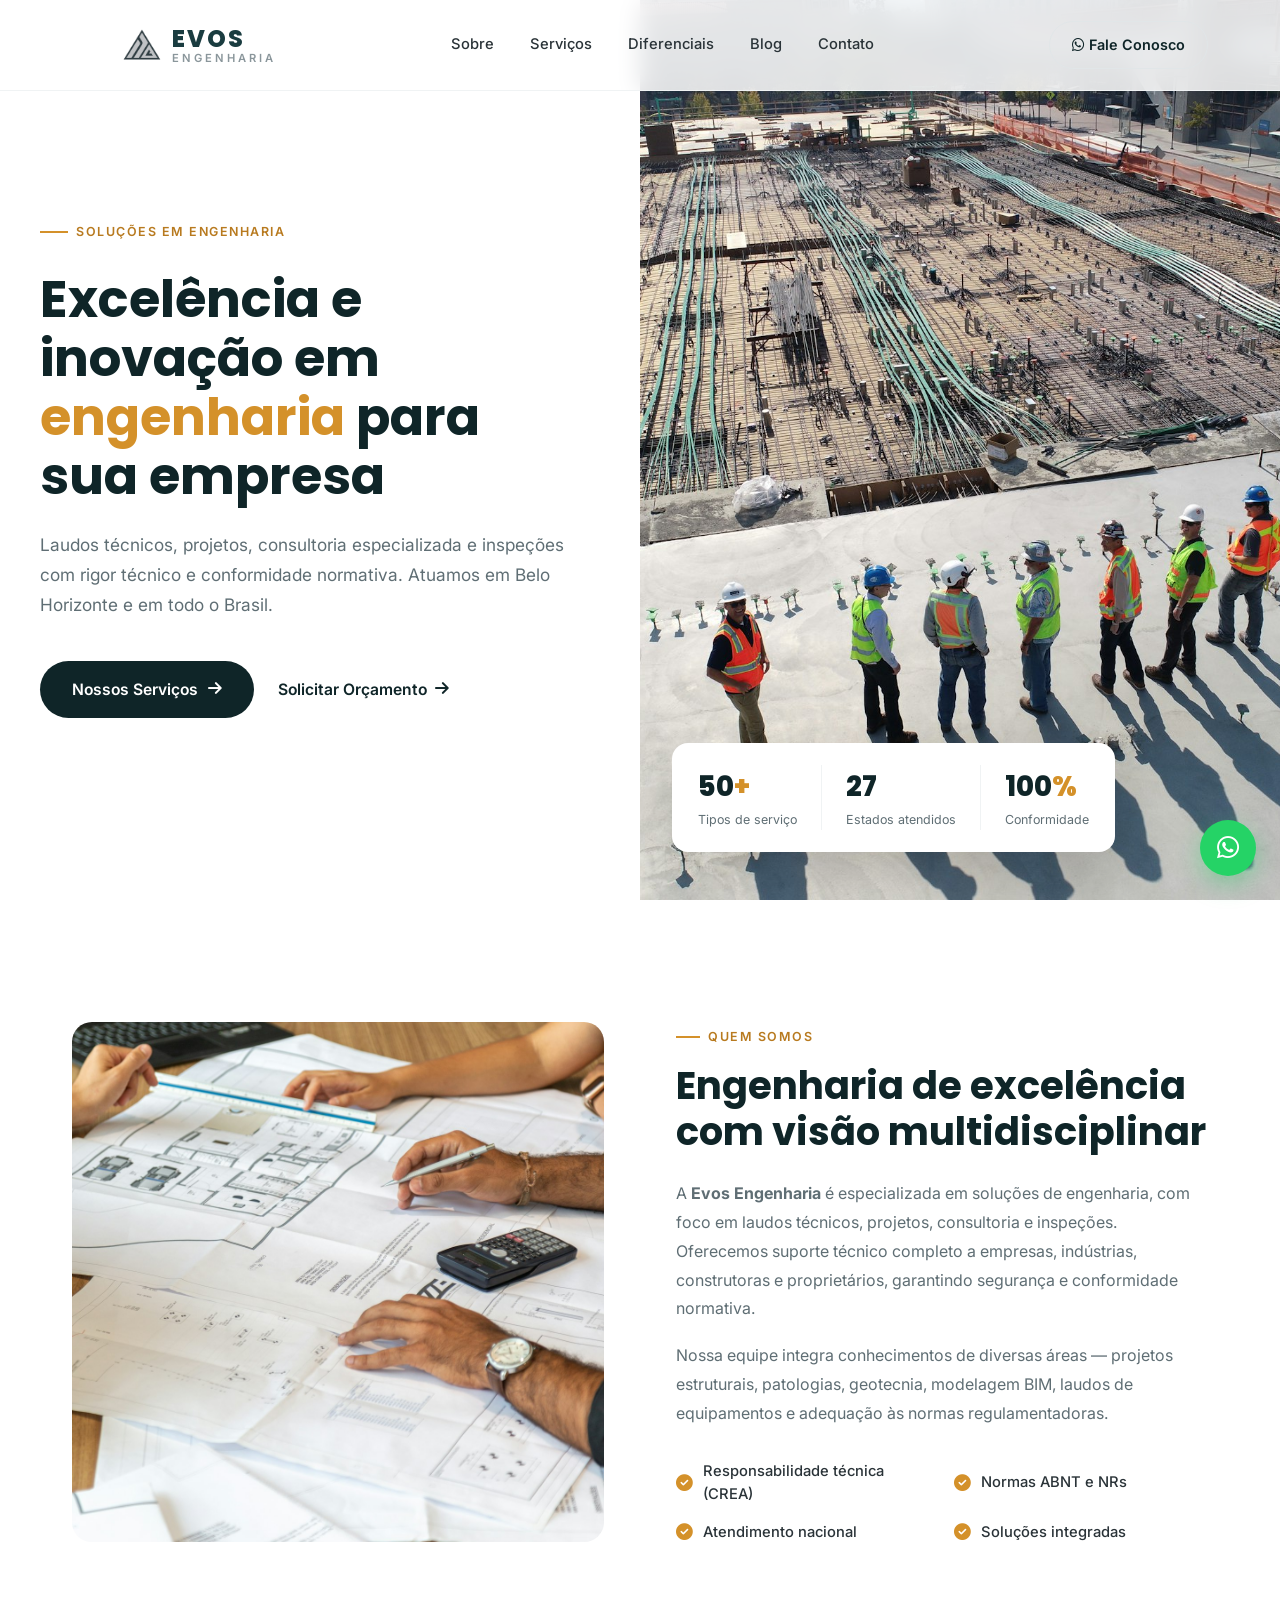
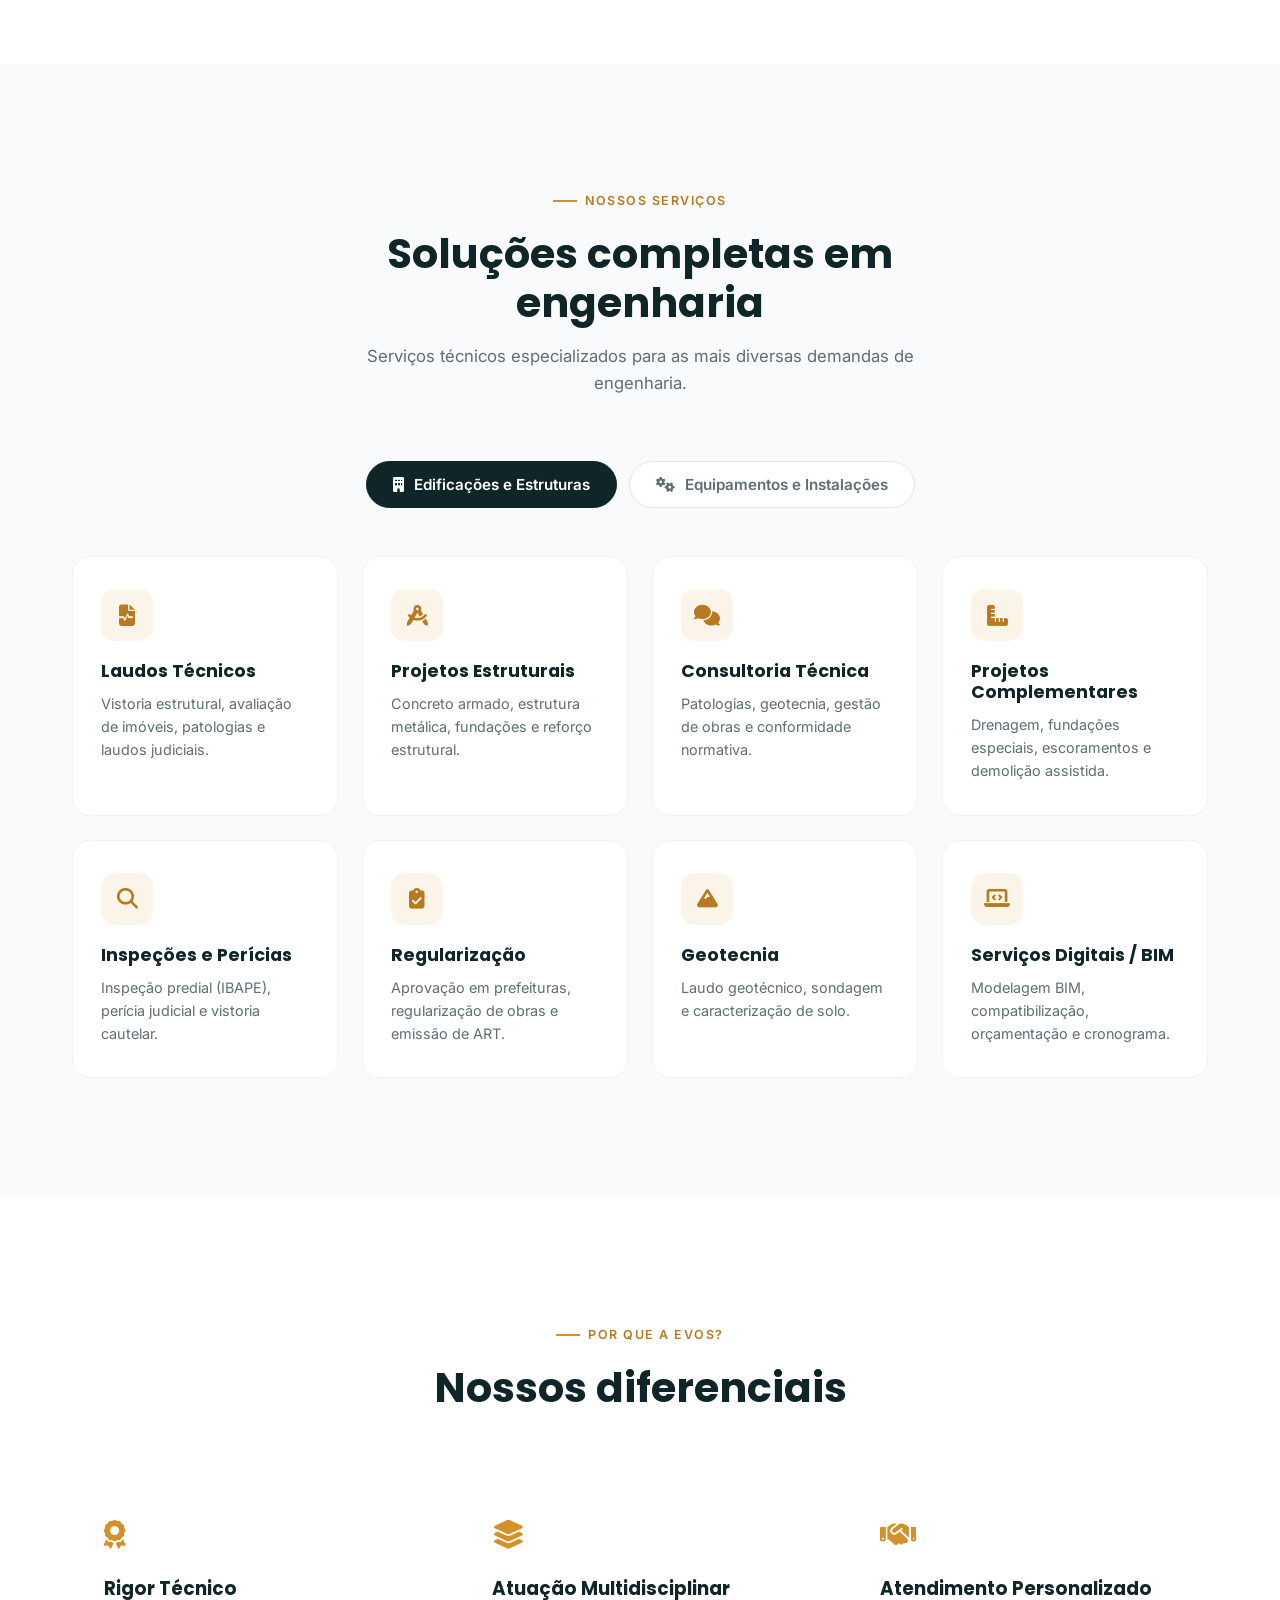
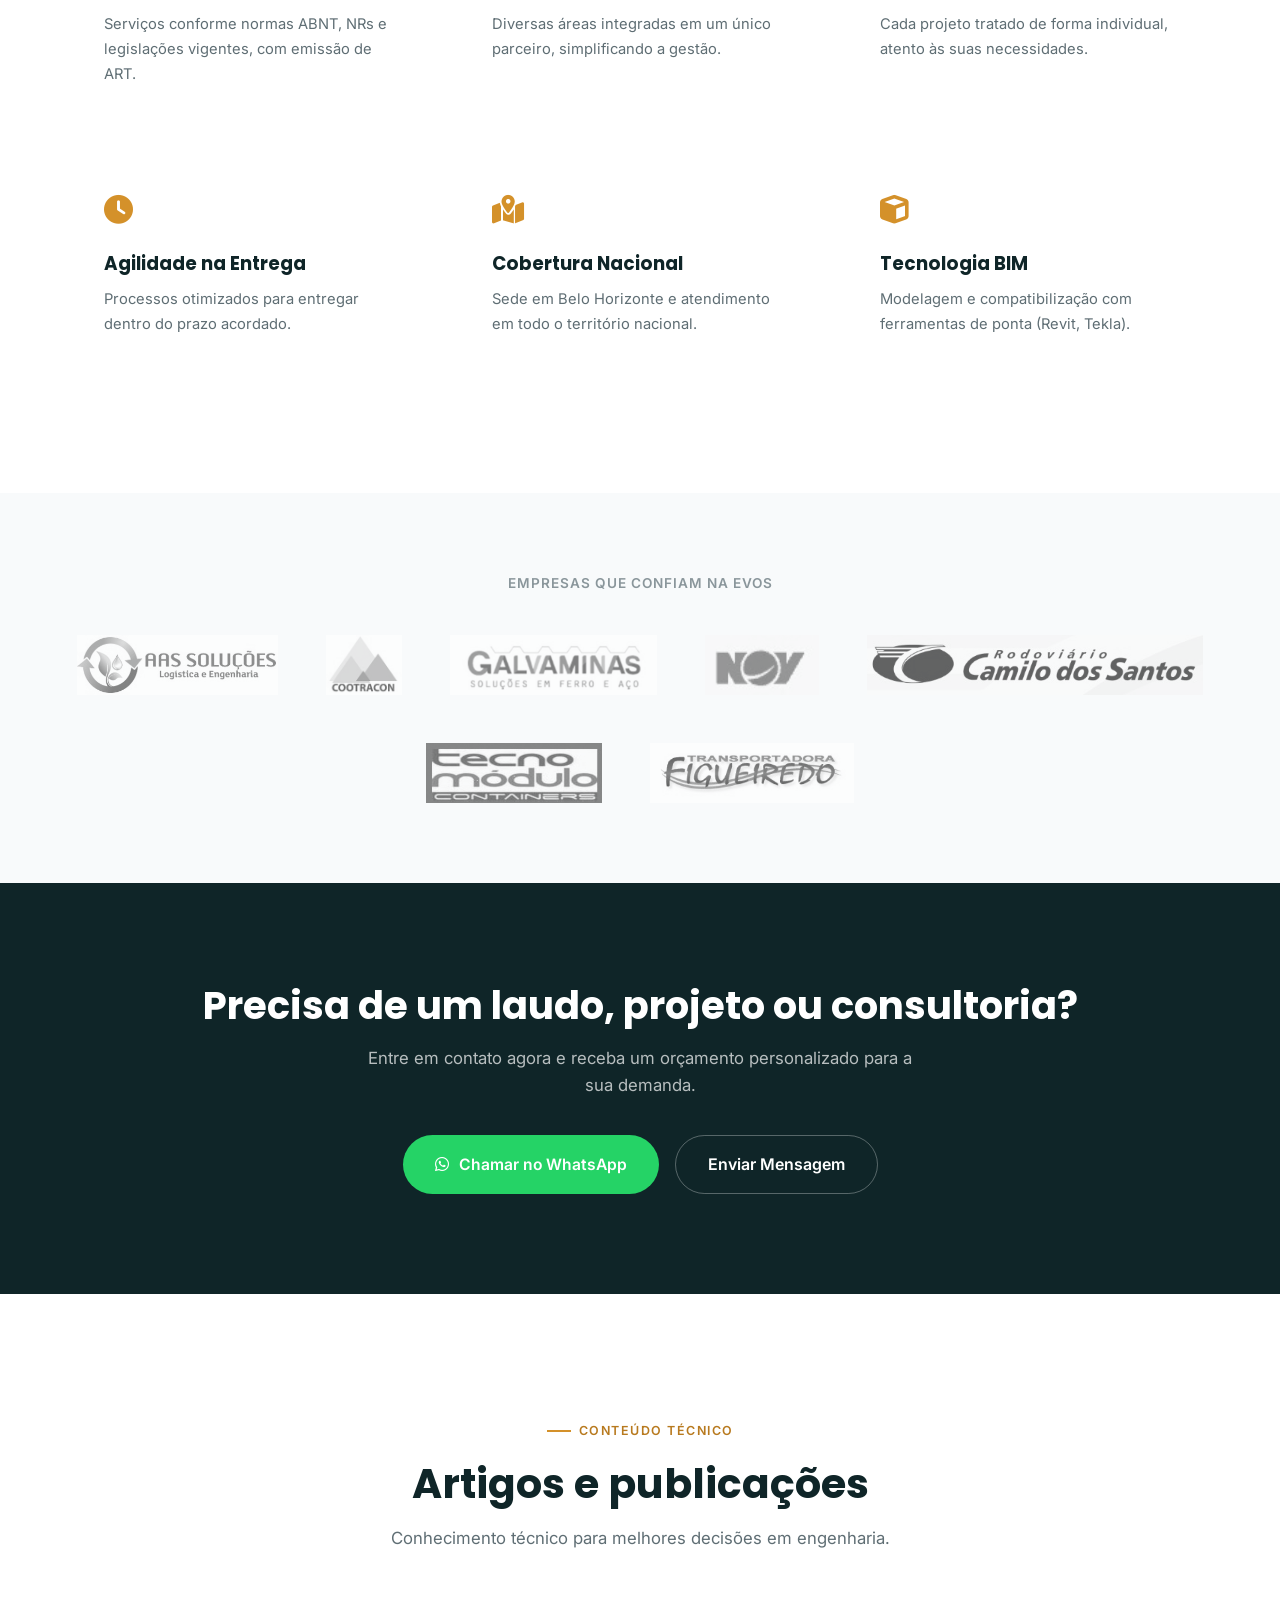
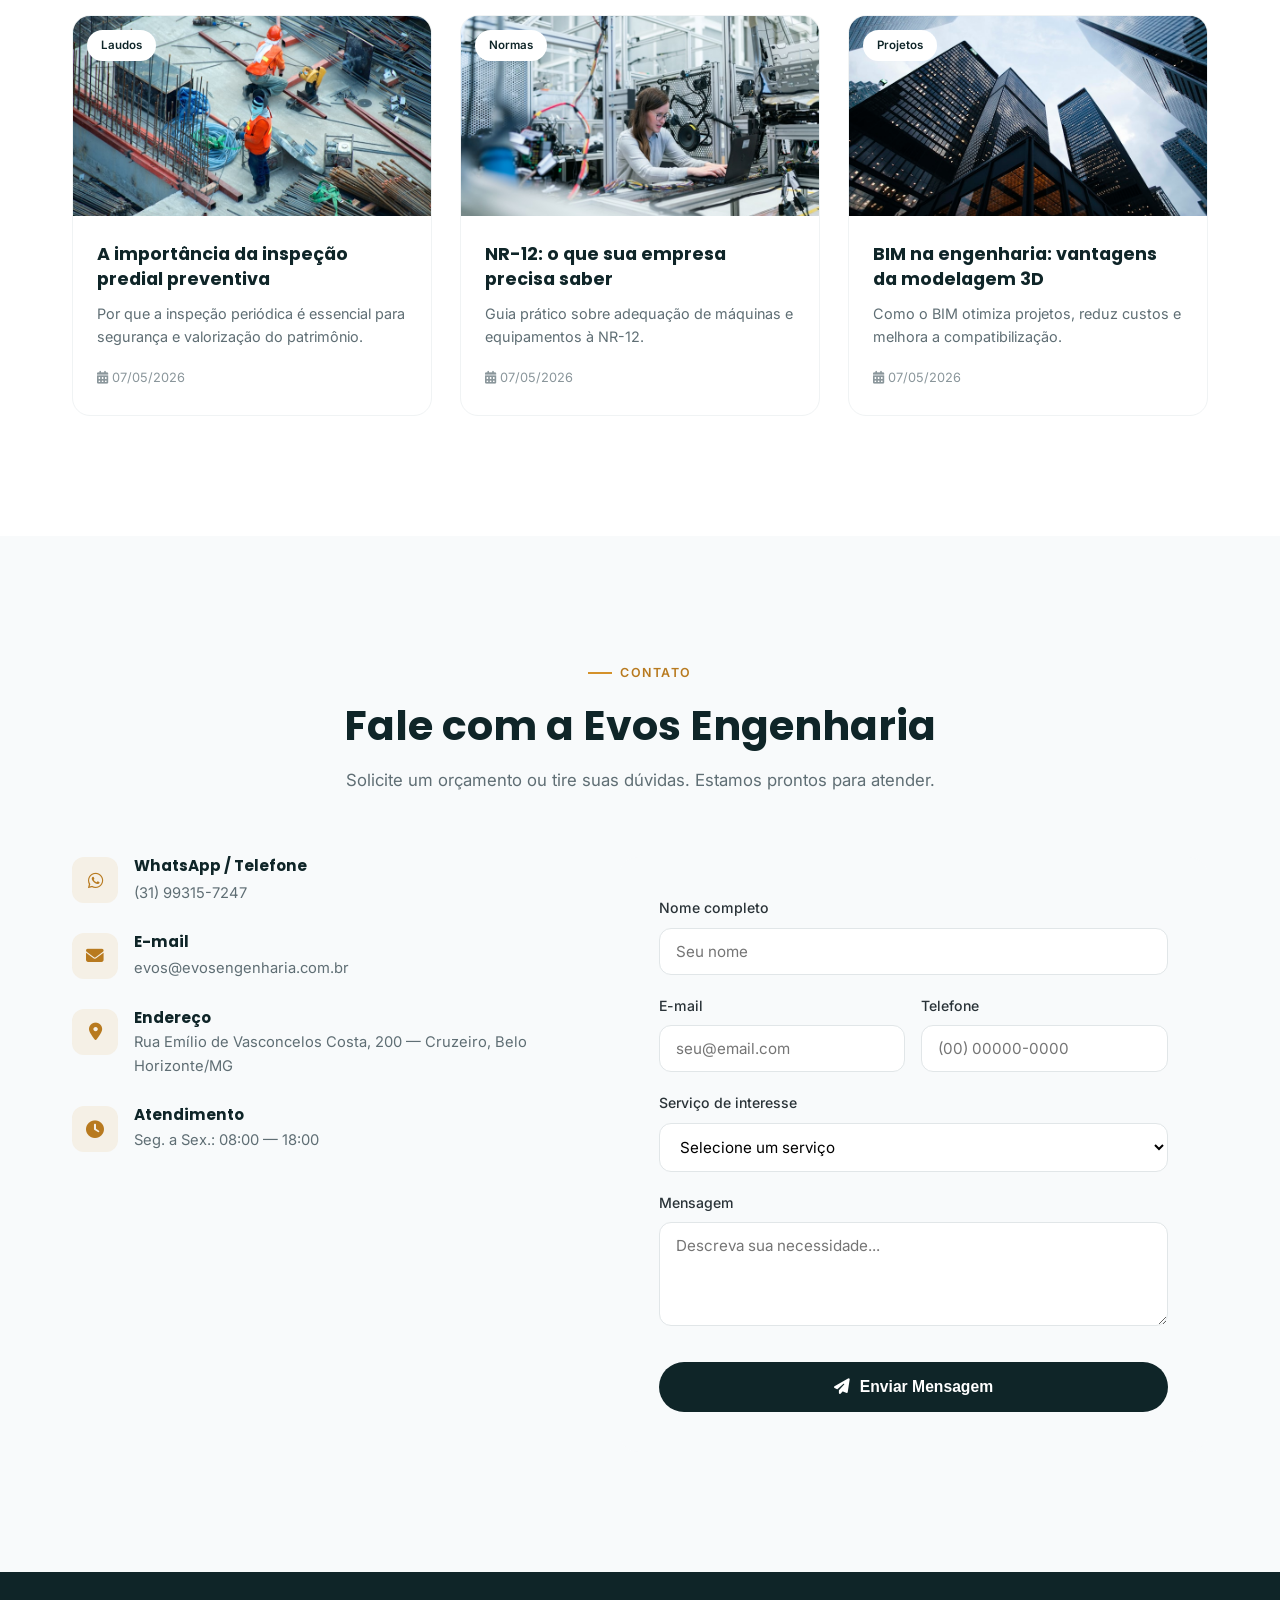
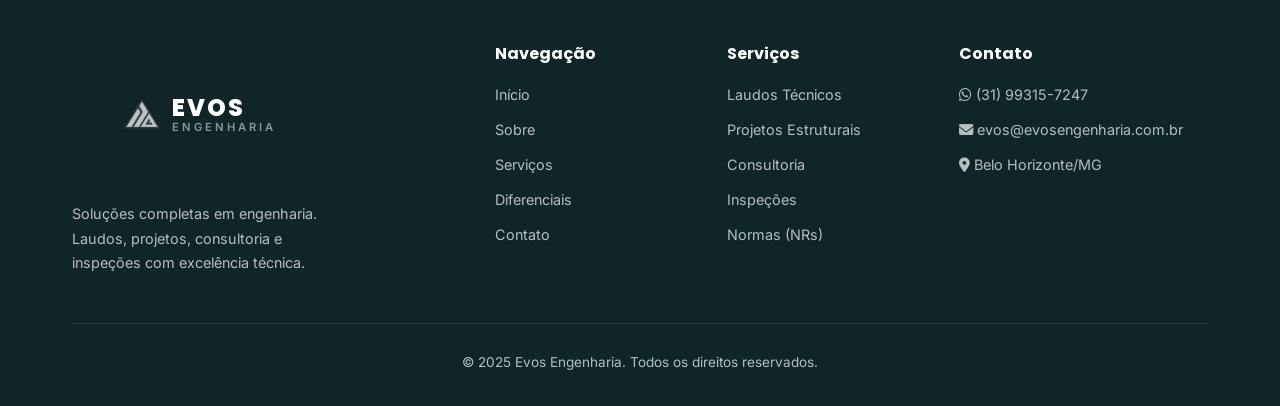
<file: index.html>
<!DOCTYPE html>
<html lang="pt-BR">
<head>
    <!-- Google tag (gtag.js) -->
    <script async src="https://www.googletagmanager.com/gtag/js?id=AW-18287381434"></script>
    <script>
      window.dataLayer = window.dataLayer || [];
      function gtag(){dataLayer.push(arguments);}
      gtag('js', new Date());
      gtag('config', 'AW-18287381434');
    </script>
    <meta charset="UTF-8">
    <meta name="viewport" content="width=device-width, initial-scale=1.0">
    <title>Evos Engenharia | Soluções em Engenharia</title>
    <meta name="description" content="Evos Engenharia - Laudos técnicos, projetos, consultoria especializada e inspeções em engenharia. Atuação em Belo Horizonte e em todo o Brasil.">
    <link rel="icon" type="image/png" sizes="32x32" href="img/favicon-32.png">
    <link rel="icon" type="image/png" sizes="512x512" href="img/favicon-512.png">
    <link rel="apple-touch-icon" href="img/favicon-512.png">
    <link rel="preconnect" href="https://fonts.googleapis.com">
    <link rel="preconnect" href="https://fonts.gstatic.com" crossorigin>
    <link href="https://fonts.googleapis.com/css2?family=Inter:wght@300;400;500;600;700&family=Poppins:wght@600;700;800&display=swap" rel="stylesheet">
    <link rel="stylesheet" href="https://cdnjs.cloudflare.com/ajax/libs/font-awesome/6.5.1/css/all.min.css">
    <style>
        :root {
            --primary: #1a3c40;
            --primary-dark: #0f2528;
            --accent: #d4912a;
            --accent-dark: #b87a1f;
            --white: #ffffff;
            --gray-50: #f8fafb;
            --gray-100: #f0f3f4;
            --gray-200: #e1e6e8;
            --gray-400: #8a969b;
            --gray-500: #5f6e74;
            --gray-700: #2a3338;
        }
        *,*::before,*::after { margin:0; padding:0; box-sizing:border-box; }
        html { scroll-behavior:smooth; scroll-padding-top:90px; }
        body {
            font-family:'Inter',-apple-system,sans-serif;
            color:var(--gray-700);
            background:var(--white);
            line-height:1.6;
            -webkit-font-smoothing:antialiased;
        }
        h1,h2,h3,h4 { font-family:'Poppins','Inter',sans-serif; line-height:1.2; color:var(--primary-dark); }
        img { max-width:100%; display:block; }
        a { text-decoration:none; color:inherit; }
        .container { max-width:1200px; margin:0 auto; padding:0 32px; }

        /* Section base — bastante respiro */
        .section { padding:120px 0; }
        .section-head { max-width:640px; margin:0 auto 64px; text-align:center; }
        .eyebrow {
            display:inline-flex; align-items:center; gap:8px;
            font-size:0.78rem; font-weight:600; letter-spacing:1.5px; text-transform:uppercase;
            color:var(--accent-dark); margin-bottom:18px;
        }
        .eyebrow::before { content:""; width:24px; height:2px; background:var(--accent); }
        .section-title { font-size:clamp(1.9rem,3.2vw,2.6rem); font-weight:700; margin-bottom:16px; }
        .section-desc { font-size:1.05rem; color:var(--gray-500); }

        /* Header */
        .header {
            position:fixed; top:0; left:0; right:0; z-index:100;
            background:rgba(255,255,255,0.85);
            backdrop-filter:blur(12px);
            border-bottom:1px solid var(--gray-100);
            transition:box-shadow .3s;
        }
        .header.scrolled { box-shadow:0 4px 20px rgba(0,0,0,0.06); }
        .header-inner { display:flex; align-items:center; justify-content:space-between; height:90px; }
        .logo { display:flex; align-items:center; gap:0; }
        .logo-img { width:140px; height:140px; object-fit:contain; margin-right:-40px; }
        .logo-text { display:flex; flex-direction:column; line-height:1.1; }
        .logo-name { font-family:'Poppins',sans-serif; font-weight:800; font-size:1.5rem; color:var(--primary); letter-spacing:2px; }
        .logo-sub { font-size:0.7rem; font-weight:600; color:var(--gray-400); letter-spacing:3px; text-transform:uppercase; }
        .nav { display:flex; gap:36px; }
        .nav a { color:var(--gray-700); font-size:0.92rem; font-weight:500; transition:color .2s; }
        .nav a:hover { color:var(--accent); }
        .btn-header {
            font-size:0.9rem; font-weight:600; color:var(--primary-dark);
            border:1.5px solid var(--gray-200); padding:11px 22px; border-radius:50px; transition:all .25s;
        }
        .btn-header:hover { border-color:var(--accent); color:var(--accent); }
        .menu-toggle { display:none; flex-direction:column; gap:5px; background:none; border:none; cursor:pointer; padding:8px; }
        .menu-toggle span { width:24px; height:2px; background:var(--primary-dark); transition:.3s; }

        /* Buttons */
        .btn-primary {
            display:inline-flex; align-items:center; gap:10px;
            font-weight:600; font-size:0.98rem;
            background:var(--primary-dark); color:var(--white);
            padding:16px 32px; border-radius:50px; transition:all .25s; border:none; cursor:pointer;
        }
        .btn-primary:hover { background:var(--accent); transform:translateY(-2px); }
        .btn-text {
            font-weight:600; font-size:0.98rem; color:var(--primary-dark);
            display:inline-flex; align-items:center; gap:8px; transition:gap .2s, color .2s;
        }
        .btn-text:hover { color:var(--accent); gap:12px; }

        /* Hero */
        .hero { min-height:100vh; display:grid; grid-template-columns:1fr 1fr; align-items:stretch; }
        .hero-text-col {
            display:flex; flex-direction:column; justify-content:center;
            padding:120px 64px 80px 0; max-width:600px; margin-left:auto;
        }
        .hero-badge {
            display:inline-flex; align-items:center; gap:8px;
            font-size:0.78rem; font-weight:600; letter-spacing:1.5px; text-transform:uppercase;
            color:var(--accent-dark); margin-bottom:28px;
        }
        .hero-badge::before { content:""; width:28px; height:2px; background:var(--accent); display:inline-block; }
        .hero-title { font-size:clamp(2.4rem,4vw,3.4rem); font-weight:700; margin-bottom:24px; line-height:1.15; }
        .hero-title .accent { color:var(--accent); }
        .hero-desc { font-size:1.08rem; color:var(--gray-500); line-height:1.75; margin-bottom:40px; }
        .hero-actions { display:flex; gap:24px; flex-wrap:wrap; align-items:center; }
        .hero-img-col { position:relative; overflow:hidden; }
        .hero-img-col img { position:absolute; inset:0; width:100%; height:100%; object-fit:cover; }
        .hero-stat {
            position:absolute; left:32px; bottom:48px;
            background:var(--white); border-radius:16px;
            padding:22px 26px; box-shadow:0 24px 60px rgba(0,0,0,0.18);
            display:flex; gap:24px; z-index:2;
        }
        .hero-stat .num { font-family:'Poppins',sans-serif; font-weight:800; font-size:1.7rem; color:var(--primary-dark); }
        .hero-stat .num .accent { color:var(--accent); }
        .hero-stat .lbl { font-size:0.78rem; color:var(--gray-500); margin-top:2px; }
        .hero-stat .divider { width:1px; background:var(--gray-100); }

        /* Sobre */
        .sobre-grid { display:grid; grid-template-columns:1fr 1fr; gap:72px; align-items:center; }
        .sobre-img { position:relative; }
        .sobre-img img { border-radius:20px; width:100%; height:520px; object-fit:cover; }
        .sobre-content .eyebrow { margin-bottom:16px; }
        .sobre-content h2 { font-size:clamp(1.8rem,3vw,2.4rem); margin-bottom:24px; }
        .sobre-content p { color:var(--gray-500); margin-bottom:18px; line-height:1.8; }
        .sobre-features { display:grid; grid-template-columns:1fr 1fr; gap:14px 24px; margin-top:32px; }
        .feature { display:flex; align-items:center; gap:10px; font-size:0.92rem; font-weight:500; color:var(--gray-700); }
        .feature i { color:var(--accent); font-size:1.05rem; }

        /* Serviços */
        .servicos { background:var(--gray-50); }
        .tabs { display:flex; justify-content:center; gap:12px; margin-bottom:48px; flex-wrap:wrap; }
        .tab-btn {
            display:inline-flex; align-items:center; gap:10px;
            font-family:'Inter',sans-serif; font-size:0.95rem; font-weight:600; color:var(--gray-500);
            background:var(--white); border:1.5px solid var(--gray-200);
            padding:13px 26px; border-radius:50px; cursor:pointer; transition:all .25s;
        }
        .tab-btn:hover { border-color:var(--accent); color:var(--accent-dark); }
        .tab-btn.active { background:var(--primary-dark); border-color:var(--primary-dark); color:var(--white); }
        .tab-panel { display:none; }
        .tab-panel.active { display:block; animation:fade .4s ease; }
        @keyframes fade { from{opacity:0; transform:translateY(12px);} to{opacity:1; transform:none;} }
        .servicos-grid { display:grid; grid-template-columns:repeat(4,1fr); gap:24px; }
        .servico-card {
            background:var(--white); border:1px solid var(--gray-100); border-radius:18px;
            padding:32px 28px; transition:all .25s;
        }
        .servico-card:hover { transform:translateY(-6px); box-shadow:0 20px 48px rgba(0,0,0,0.08); border-color:transparent; }
        .servico-card .ic {
            width:52px; height:52px; border-radius:14px;
            background:rgba(212,145,42,0.1); color:var(--accent-dark);
            display:flex; align-items:center; justify-content:center; font-size:1.3rem; margin-bottom:20px;
        }
        .servico-card h3 { font-size:1.1rem; margin-bottom:10px; }
        .servico-card p { font-size:0.9rem; color:var(--gray-500); line-height:1.6; }

        /* Diferenciais */
        .dif-grid { display:grid; grid-template-columns:repeat(3,1fr); gap:28px; }
        .dif-card { padding:36px 32px; border-radius:18px; transition:all .25s; }
        .dif-card:hover { background:var(--gray-50); }
        .dif-card .ic { font-size:1.8rem; color:var(--accent); margin-bottom:20px; }
        .dif-card h3 { font-size:1.15rem; margin-bottom:12px; }
        .dif-card p { font-size:0.92rem; color:var(--gray-500); line-height:1.7; }

        /* Clientes */
        .clientes { background:var(--gray-50); padding:80px 0; }
        .clientes-head { text-align:center; font-size:0.85rem; font-weight:600; letter-spacing:1px; text-transform:uppercase; color:var(--gray-400); margin-bottom:40px; }
        .clientes-row { display:flex; flex-wrap:wrap; justify-content:center; align-items:center; gap:48px; }
        .clientes-row img { height:60px; width:auto; object-fit:contain; filter:grayscale(1); opacity:0.65; transition:all .3s; }
        .clientes-row img:hover { filter:grayscale(0); opacity:1; }

        /* CTA */
        .cta { background:var(--primary-dark); color:var(--white); text-align:center; padding:100px 0; }
        .cta h2 { color:var(--white); font-size:clamp(1.8rem,3vw,2.4rem); margin-bottom:16px; }
        .cta p { color:rgba(255,255,255,0.7); font-size:1.05rem; margin-bottom:36px; max-width:560px; margin-inline:auto; }
        .cta-actions { display:flex; gap:16px; justify-content:center; flex-wrap:wrap; }
        .btn-wpp { background:#25D366; }
        .btn-wpp:hover { background:#1eb858; }
        .btn-outline-light { display:inline-flex; align-items:center; gap:10px; font-weight:600; color:var(--white); border:1.5px solid rgba(255,255,255,0.3); padding:16px 32px; border-radius:50px; transition:all .25s; }
        .btn-outline-light:hover { background:var(--white); color:var(--primary-dark); }

        /* Blog */
        .blog-grid { display:grid; grid-template-columns:repeat(3,1fr); gap:28px; }
        .blog-card { border:1px solid var(--gray-100); border-radius:18px; overflow:hidden; transition:all .25s; }
        .blog-card:hover { transform:translateY(-6px); box-shadow:0 20px 48px rgba(0,0,0,0.08); }
        .blog-img { position:relative; height:200px; }
        .blog-img img { width:100%; height:100%; object-fit:cover; }
        .blog-tag { position:absolute; top:14px; left:14px; background:var(--white); color:var(--primary-dark); font-size:0.72rem; font-weight:600; padding:6px 14px; border-radius:50px; }
        .blog-body { padding:26px 24px; }
        .blog-body h3 { font-size:1.1rem; margin-bottom:10px; line-height:1.4; }
        .blog-body p { font-size:0.9rem; color:var(--gray-500); line-height:1.6; margin-bottom:16px; }
        .blog-date { font-size:0.8rem; color:var(--gray-400); }

        /* Contato */
        .contato-grid { display:grid; grid-template-columns:1fr 1.2fr; gap:56px; }
        .info-card { display:flex; gap:16px; align-items:flex-start; margin-bottom:28px; }
        .info-card .ic { width:46px; height:46px; flex-shrink:0; border-radius:12px; background:rgba(212,145,42,0.1); color:var(--accent-dark); display:flex; align-items:center; justify-content:center; font-size:1.1rem; }
        .info-card h4 { font-size:0.95rem; margin-bottom:4px; }
        .info-card p, .info-card a { font-size:0.92rem; color:var(--gray-500); }
        .info-card a:hover { color:var(--accent); }
        .form { background:var(--gray-50); border-radius:20px; padding:40px; }
        .form-group { margin-bottom:20px; }
        .form-row { display:grid; grid-template-columns:1fr 1fr; gap:16px; }
        .form label { display:block; font-size:0.88rem; font-weight:500; margin-bottom:8px; color:var(--gray-700); }
        .form input, .form select, .form textarea {
            width:100%; font-family:'Inter',sans-serif; font-size:0.95rem;
            padding:13px 16px; border:1.5px solid var(--gray-200); border-radius:12px;
            background:var(--white); transition:border-color .2s;
        }
        .form input:focus, .form select:focus, .form textarea:focus { outline:none; border-color:var(--accent); }
        .form textarea { resize:vertical; }
        .form .btn-primary { width:100%; justify-content:center; margin-top:8px; }

        /* Footer */
        .footer { background:var(--primary-dark); color:rgba(255,255,255,0.7); padding:72px 0 32px; }
        .footer-grid { display:grid; grid-template-columns:2fr 1fr 1fr 1.3fr; gap:40px; margin-bottom:48px; }
        .footer .logo-name { color:var(--white); }
        .footer-brand p { font-size:0.9rem; line-height:1.7; margin-top:18px; max-width:280px; }
        .footer h4 { color:var(--white); font-size:1rem; margin-bottom:20px; }
        .footer-col a { display:block; font-size:0.9rem; margin-bottom:12px; transition:color .2s; }
        .footer-col a:hover { color:var(--accent); }
        .footer-bottom { border-top:1px solid rgba(255,255,255,0.1); padding-top:28px; text-align:center; font-size:0.85rem; }

        /* Float buttons */
        .wpp-float { position:fixed; right:24px; bottom:24px; width:56px; height:56px; background:#25D366; color:var(--white); border-radius:50%; display:flex; align-items:center; justify-content:center; font-size:1.6rem; box-shadow:0 8px 24px rgba(37,211,102,0.4); z-index:90; transition:transform .25s; }
        .wpp-float:hover { transform:scale(1.1); }

        /* Responsive */
        @media(max-width:900px){
            .nav { display:none; }
            .menu-toggle { display:flex; }
            .hero { grid-template-columns:1fr; min-height:auto; }
            .hero-text-col { padding:120px 32px 56px; margin:0; max-width:none; }
            .hero-img-col { height:52vh; min-height:340px; }
            .hero-stat { left:50%; transform:translateX(-50%); bottom:24px; padding:18px 20px; gap:18px; }
            .section { padding:80px 0; }
            .sobre-grid { grid-template-columns:1fr; gap:40px; }
            .sobre-img img { height:360px; }
            .servicos-grid { grid-template-columns:repeat(2,1fr); }
            .dif-grid { grid-template-columns:1fr; }
            .blog-grid { grid-template-columns:1fr; }
            .contato-grid { grid-template-columns:1fr; gap:40px; }
            .footer-grid { grid-template-columns:1fr 1fr; gap:32px; }
        }
        @media(max-width:520px){
            .servicos-grid { grid-template-columns:1fr; }
            .footer-grid { grid-template-columns:1fr; }
            .form-row { grid-template-columns:1fr; }
            .sobre-features { grid-template-columns:1fr; }
            .hero-stat { flex-wrap:wrap; }
        }
    </style>
</head>
<body>

    <header class="header" id="header">
        <div class="container header-inner">
            <a href="#home" class="logo">
                <img src="Logo Atualizada.png" alt="Evos Engenharia" class="logo-img">
                <div class="logo-text">
                    <span class="logo-name">EVOS</span>
                    <span class="logo-sub">ENGENHARIA</span>
                </div>
            </a>
            <nav class="nav">
                <a href="#sobre">Sobre</a>
                <a href="#servicos">Serviços</a>
                <a href="#diferenciais">Diferenciais</a>
                <a href="#blog">Blog</a>
                <a href="#contato">Contato</a>
            </nav>
            <a href="https://wa.me/5531993157247" target="_blank" class="btn-header"><i class="fab fa-whatsapp"></i> Fale Conosco</a>
            <button class="menu-toggle" aria-label="Menu"><span></span><span></span><span></span></button>
        </div>
    </header>

    <!-- HERO -->
    <section class="hero" id="home">
        <div class="hero-text-col">
            <span class="hero-badge">Soluções em Engenharia</span>
            <h1 class="hero-title">Excelência e inovação em <span class="accent">engenharia</span> para sua empresa</h1>
            <p class="hero-desc">Laudos técnicos, projetos, consultoria especializada e inspeções com rigor técnico e conformidade normativa. Atuamos em Belo Horizonte e em todo o Brasil.</p>
            <div class="hero-actions">
                <a href="#servicos" class="btn-primary">Nossos Serviços <i class="fas fa-arrow-right"></i></a>
                <a href="#contato" class="btn-text">Solicitar Orçamento <i class="fas fa-arrow-right"></i></a>
            </div>
        </div>
        <div class="hero-img-col">
            <img src="img/hero-bg.jpg" alt="Engenharia Evos">
            <div class="hero-stat">
                <div class="item"><div class="num">50<span class="accent">+</span></div><div class="lbl">Tipos de serviço</div></div>
                <div class="divider"></div>
                <div class="item"><div class="num">27</div><div class="lbl">Estados atendidos</div></div>
                <div class="divider"></div>
                <div class="item"><div class="num">100<span class="accent">%</span></div><div class="lbl">Conformidade</div></div>
            </div>
        </div>
    </section>

    <!-- SOBRE -->
    <section class="section" id="sobre">
        <div class="container sobre-grid">
            <div class="sobre-img"><img src="img/servicos.jpg" alt="Equipe Evos Engenharia"></div>
            <div class="sobre-content">
                <span class="eyebrow">Quem Somos</span>
                <h2>Engenharia de excelência com visão multidisciplinar</h2>
                <p>A <strong>Evos Engenharia</strong> é especializada em soluções de engenharia, com foco em laudos técnicos, projetos, consultoria e inspeções. Oferecemos suporte técnico completo a empresas, indústrias, construtoras e proprietários, garantindo segurança e conformidade normativa.</p>
                <p>Nossa equipe integra conhecimentos de diversas áreas — projetos estruturais, patologias, geotecnia, modelagem BIM, laudos de equipamentos e adequação às normas regulamentadoras.</p>
                <div class="sobre-features">
                    <div class="feature"><i class="fas fa-check-circle"></i> Responsabilidade técnica (CREA)</div>
                    <div class="feature"><i class="fas fa-check-circle"></i> Normas ABNT e NRs</div>
                    <div class="feature"><i class="fas fa-check-circle"></i> Atendimento nacional</div>
                    <div class="feature"><i class="fas fa-check-circle"></i> Soluções integradas</div>
                </div>
            </div>
        </div>
    </section>

    <!-- SERVIÇOS -->
    <section class="section servicos" id="servicos">
        <div class="container">
            <div class="section-head">
                <span class="eyebrow">Nossos Serviços</span>
                <h2 class="section-title">Soluções completas em engenharia</h2>
                <p class="section-desc">Serviços técnicos especializados para as mais diversas demandas de engenharia.</p>
            </div>
            <div class="tabs">
                <button class="tab-btn active" data-tab="civil"><i class="fas fa-building"></i> Edificações e Estruturas</button>
                <button class="tab-btn" data-tab="mecanica"><i class="fas fa-cogs"></i> Equipamentos e Instalações</button>
            </div>

            <div class="tab-panel active" id="tab-civil">
                <div class="servicos-grid">
                    <div class="servico-card"><div class="ic"><i class="fas fa-file-medical-alt"></i></div><h3>Laudos Técnicos</h3><p>Vistoria estrutural, avaliação de imóveis, patologias e laudos judiciais.</p></div>
                    <div class="servico-card"><div class="ic"><i class="fas fa-drafting-compass"></i></div><h3>Projetos Estruturais</h3><p>Concreto armado, estrutura metálica, fundações e reforço estrutural.</p></div>
                    <div class="servico-card"><div class="ic"><i class="fas fa-comments"></i></div><h3>Consultoria Técnica</h3><p>Patologias, geotecnia, gestão de obras e conformidade normativa.</p></div>
                    <div class="servico-card"><div class="ic"><i class="fas fa-ruler-combined"></i></div><h3>Projetos Complementares</h3><p>Drenagem, fundações especiais, escoramentos e demolição assistida.</p></div>
                    <div class="servico-card"><div class="ic"><i class="fas fa-search"></i></div><h3>Inspeções e Perícias</h3><p>Inspeção predial (IBAPE), perícia judicial e vistoria cautelar.</p></div>
                    <div class="servico-card"><div class="ic"><i class="fas fa-clipboard-check"></i></div><h3>Regularização</h3><p>Aprovação em prefeituras, regularização de obras e emissão de ART.</p></div>
                    <div class="servico-card"><div class="ic"><i class="fas fa-mountain"></i></div><h3>Geotecnia</h3><p>Laudo geotécnico, sondagem e caracterização de solo.</p></div>
                    <div class="servico-card"><div class="ic"><i class="fas fa-laptop-code"></i></div><h3>Serviços Digitais / BIM</h3><p>Modelagem BIM, compatibilização, orçamentação e cronograma.</p></div>
                </div>
            </div>

            <div class="tab-panel" id="tab-mecanica">
                <div class="servicos-grid">
                    <div class="servico-card"><div class="ic"><i class="fas fa-file-signature"></i></div><h3>Laudos de Equipamentos</h3><p>Elevador automotivo, Munck, geradores, extintores e cabos de aço.</p></div>
                    <div class="servico-card"><div class="ic"><i class="fas fa-shield-alt"></i></div><h3>Normas Regulamentadoras</h3><p>NR-10, NR-11, NR-12, NR-13 e segurança de máquinas.</p></div>
                    <div class="servico-card"><div class="ic"><i class="fas fa-wind"></i></div><h3>Climatização e Ventilação</h3><p>Laudo de ar condicionado, PMOC e limpeza de coifas e dutos.</p></div>
                    <div class="servico-card"><div class="ic"><i class="fas fa-microscope"></i></div><h3>Inspeções e Ensaios</h3><p>Talhas, tanque de fibra, ultrassom e avaliação de bens.</p></div>
                    <div class="servico-card"><div class="ic"><i class="fas fa-tools"></i></div><h3>Projetos e Manutenção</h3><p>Projetos mecânicos, manutenção preditiva e responsabilidade técnica.</p></div>
                </div>
            </div>
        </div>
    </section>

    <!-- DIFERENCIAIS -->
    <section class="section" id="diferenciais">
        <div class="container">
            <div class="section-head">
                <span class="eyebrow">Por que a Evos?</span>
                <h2 class="section-title">Nossos diferenciais</h2>
            </div>
            <div class="dif-grid">
                <div class="dif-card"><div class="ic"><i class="fas fa-award"></i></div><h3>Rigor Técnico</h3><p>Serviços conforme normas ABNT, NRs e legislações vigentes, com emissão de ART.</p></div>
                <div class="dif-card"><div class="ic"><i class="fas fa-layer-group"></i></div><h3>Atuação Multidisciplinar</h3><p>Diversas áreas integradas em um único parceiro, simplificando a gestão.</p></div>
                <div class="dif-card"><div class="ic"><i class="fas fa-handshake"></i></div><h3>Atendimento Personalizado</h3><p>Cada projeto tratado de forma individual, atento às suas necessidades.</p></div>
                <div class="dif-card"><div class="ic"><i class="fas fa-clock"></i></div><h3>Agilidade na Entrega</h3><p>Processos otimizados para entregar dentro do prazo acordado.</p></div>
                <div class="dif-card"><div class="ic"><i class="fas fa-map-marked-alt"></i></div><h3>Cobertura Nacional</h3><p>Sede em Belo Horizonte e atendimento em todo o território nacional.</p></div>
                <div class="dif-card"><div class="ic"><i class="fas fa-cube"></i></div><h3>Tecnologia BIM</h3><p>Modelagem e compatibilização com ferramentas de ponta (Revit, Tekla).</p></div>
            </div>
        </div>
    </section>

    <!-- CLIENTES -->
    <section class="clientes" id="clientes">
        <div class="container">
            <p class="clientes-head">Empresas que confiam na Evos</p>
            <div class="clientes-row">
                <img src="Clientes/AAS.jpeg" alt="AAS">
                <img src="Clientes/COOTRACON.jpeg" alt="COOTRACON">
                <img src="Clientes/Galvaminas.jpeg" alt="Galvaminas">
                <img src="Clientes/nov.jpeg" alt="NOV">
                <img src="Clientes/Rodoviario%20Camilo%20dos%20Santos.jpeg" alt="Rodoviário Camilo dos Santos">
                <img src="Clientes/Tecno%20Modulo%20Containers.jpeg" alt="Tecno Módulo">
                <img src="Clientes/Transportadora%20Figueiredo.jpeg" alt="Transportadora Figueiredo">
            </div>
        </div>
    </section>

    <!-- CTA -->
    <section class="cta">
        <div class="container">
            <h2>Precisa de um laudo, projeto ou consultoria?</h2>
            <p>Entre em contato agora e receba um orçamento personalizado para a sua demanda.</p>
            <div class="cta-actions">
                <a href="https://wa.me/5531993157247" target="_blank" class="btn-primary btn-wpp"><i class="fab fa-whatsapp"></i> Chamar no WhatsApp</a>
                <a href="#contato" class="btn-outline-light">Enviar Mensagem</a>
            </div>
        </div>
    </section>

    <!-- BLOG -->
    <section class="section" id="blog">
        <div class="container">
            <div class="section-head">
                <span class="eyebrow">Conteúdo Técnico</span>
                <h2 class="section-title">Artigos e publicações</h2>
                <p class="section-desc">Conhecimento técnico para melhores decisões em engenharia.</p>
            </div>
            <div class="blog-grid">
                <a href="artigos/inspecao-predial-preventiva.html" class="blog-card">
                    <div class="blog-img"><img src="img/blog-inspecao.jpg" alt="Inspeção predial"><span class="blog-tag">Laudos</span></div>
                    <div class="blog-body"><h3>A importância da inspeção predial preventiva</h3><p>Por que a inspeção periódica é essencial para segurança e valorização do patrimônio.</p><span class="blog-date"><i class="fas fa-calendar-alt"></i> 07/05/2026</span></div>
                </a>
                <a href="artigos/nr12-o-que-sua-empresa-precisa-saber.html" class="blog-card">
                    <div class="blog-img"><img src="img/blog-nr12.jpg" alt="NR-12"><span class="blog-tag">Normas</span></div>
                    <div class="blog-body"><h3>NR-12: o que sua empresa precisa saber</h3><p>Guia prático sobre adequação de máquinas e equipamentos à NR-12.</p><span class="blog-date"><i class="fas fa-calendar-alt"></i> 07/05/2026</span></div>
                </a>
                <a href="artigos/bim-vantagens-modelagem-3d.html" class="blog-card">
                    <div class="blog-img"><img src="img/blog-bim.jpg" alt="BIM"><span class="blog-tag">Projetos</span></div>
                    <div class="blog-body"><h3>BIM na engenharia: vantagens da modelagem 3D</h3><p>Como o BIM otimiza projetos, reduz custos e melhora a compatibilização.</p><span class="blog-date"><i class="fas fa-calendar-alt"></i> 07/05/2026</span></div>
                </a>
            </div>
        </div>
    </section>

    <!-- CONTATO -->
    <section class="section servicos" id="contato">
        <div class="container">
            <div class="section-head">
                <span class="eyebrow">Contato</span>
                <h2 class="section-title">Fale com a Evos Engenharia</h2>
                <p class="section-desc">Solicite um orçamento ou tire suas dúvidas. Estamos prontos para atender.</p>
            </div>
            <div class="contato-grid">
                <div class="contato-info">
                    <div class="info-card"><div class="ic"><i class="fab fa-whatsapp"></i></div><div><h4>WhatsApp / Telefone</h4><a href="https://wa.me/5531993157247">(31) 99315-7247</a></div></div>
                    <div class="info-card"><div class="ic"><i class="fas fa-envelope"></i></div><div><h4>E-mail</h4><a href="mailto:evos@evosengenharia.com.br">evos@evosengenharia.com.br</a></div></div>
                    <div class="info-card"><div class="ic"><i class="fas fa-map-marker-alt"></i></div><div><h4>Endereço</h4><p>Rua Emílio de Vasconcelos Costa, 200 — Cruzeiro, Belo Horizonte/MG</p></div></div>
                    <div class="info-card"><div class="ic"><i class="fas fa-clock"></i></div><div><h4>Atendimento</h4><p>Seg. a Sex.: 08:00 — 18:00</p></div></div>
                </div>
                <form class="form" id="contactForm">
                    <div class="form-group"><label for="nome">Nome completo</label><input type="text" id="nome" placeholder="Seu nome" required></div>
                    <div class="form-row">
                        <div class="form-group"><label for="email">E-mail</label><input type="email" id="email" placeholder="seu@email.com" required></div>
                        <div class="form-group"><label for="telefone">Telefone</label><input type="tel" id="telefone" placeholder="(00) 00000-0000"></div>
                    </div>
                    <div class="form-group"><label for="servico">Serviço de interesse</label>
                        <select id="servico"><option value="">Selecione um serviço</option><option>Laudos Técnicos</option><option>Projetos Estruturais</option><option>Consultoria</option><option>Inspeções e Perícias</option><option>Equipamentos / NRs</option><option>Outro</option></select>
                    </div>
                    <div class="form-group"><label for="mensagem">Mensagem</label><textarea id="mensagem" rows="4" placeholder="Descreva sua necessidade..." required></textarea></div>
                    <button type="submit" class="btn-primary"><i class="fas fa-paper-plane"></i> Enviar Mensagem</button>
                </form>
            </div>
        </div>
    </section>

    <!-- FOOTER -->
    <footer class="footer">
        <div class="container">
            <div class="footer-grid">
                <div class="footer-brand">
                    <div class="logo"><img src="Logo Atualizada.png" alt="Evos" class="logo-img"><div class="logo-text"><span class="logo-name">EVOS</span><span class="logo-sub">ENGENHARIA</span></div></div>
                    <p>Soluções completas em engenharia. Laudos, projetos, consultoria e inspeções com excelência técnica.</p>
                </div>
                <div class="footer-col"><h4>Navegação</h4><a href="#home">Início</a><a href="#sobre">Sobre</a><a href="#servicos">Serviços</a><a href="#diferenciais">Diferenciais</a><a href="#contato">Contato</a></div>
                <div class="footer-col"><h4>Serviços</h4><a href="#servicos">Laudos Técnicos</a><a href="#servicos">Projetos Estruturais</a><a href="#servicos">Consultoria</a><a href="#servicos">Inspeções</a><a href="#servicos">Normas (NRs)</a></div>
                <div class="footer-col"><h4>Contato</h4><a href="https://wa.me/5531993157247"><i class="fab fa-whatsapp"></i> (31) 99315-7247</a><a href="mailto:evos@evosengenharia.com.br"><i class="fas fa-envelope"></i> evos@evosengenharia.com.br</a><a href="#contato"><i class="fas fa-map-marker-alt"></i> Belo Horizonte/MG</a></div>
            </div>
            <div class="footer-bottom">&copy; 2025 Evos Engenharia. Todos os direitos reservados.</div>
        </div>
    </footer>

    <a href="https://wa.me/5531993157247" target="_blank" class="wpp-float" aria-label="WhatsApp"><i class="fab fa-whatsapp"></i></a>

    <script>
        // Header shadow on scroll
        const header = document.getElementById('header');
        window.addEventListener('scroll', () => header.classList.toggle('scrolled', window.scrollY > 20));

        // Tabs
        document.querySelectorAll('.tab-btn').forEach(btn => {
            btn.addEventListener('click', () => {
                document.querySelectorAll('.tab-btn').forEach(b => b.classList.remove('active'));
                document.querySelectorAll('.tab-panel').forEach(p => p.classList.remove('active'));
                btn.classList.add('active');
                document.getElementById('tab-' + btn.dataset.tab).classList.add('active');
            });
        });

        // Form → WhatsApp
        document.getElementById('contactForm').addEventListener('submit', e => {
            e.preventDefault();
            const nome = document.getElementById('nome').value;
            const email = document.getElementById('email').value;
            const tel = document.getElementById('telefone').value;
            const serv = document.getElementById('servico').value;
            const msg = document.getElementById('mensagem').value;
            const texto = `Olá! Meu nome é ${nome}.%0A%0AServiço: ${serv || 'Não especificado'}%0AE-mail: ${email}%0ATelefone: ${tel}%0A%0A${msg}`;
            window.open(`https://wa.me/5531993157247?text=${texto}`, '_blank');
        });
    </script>
</body>
</html>
</file>
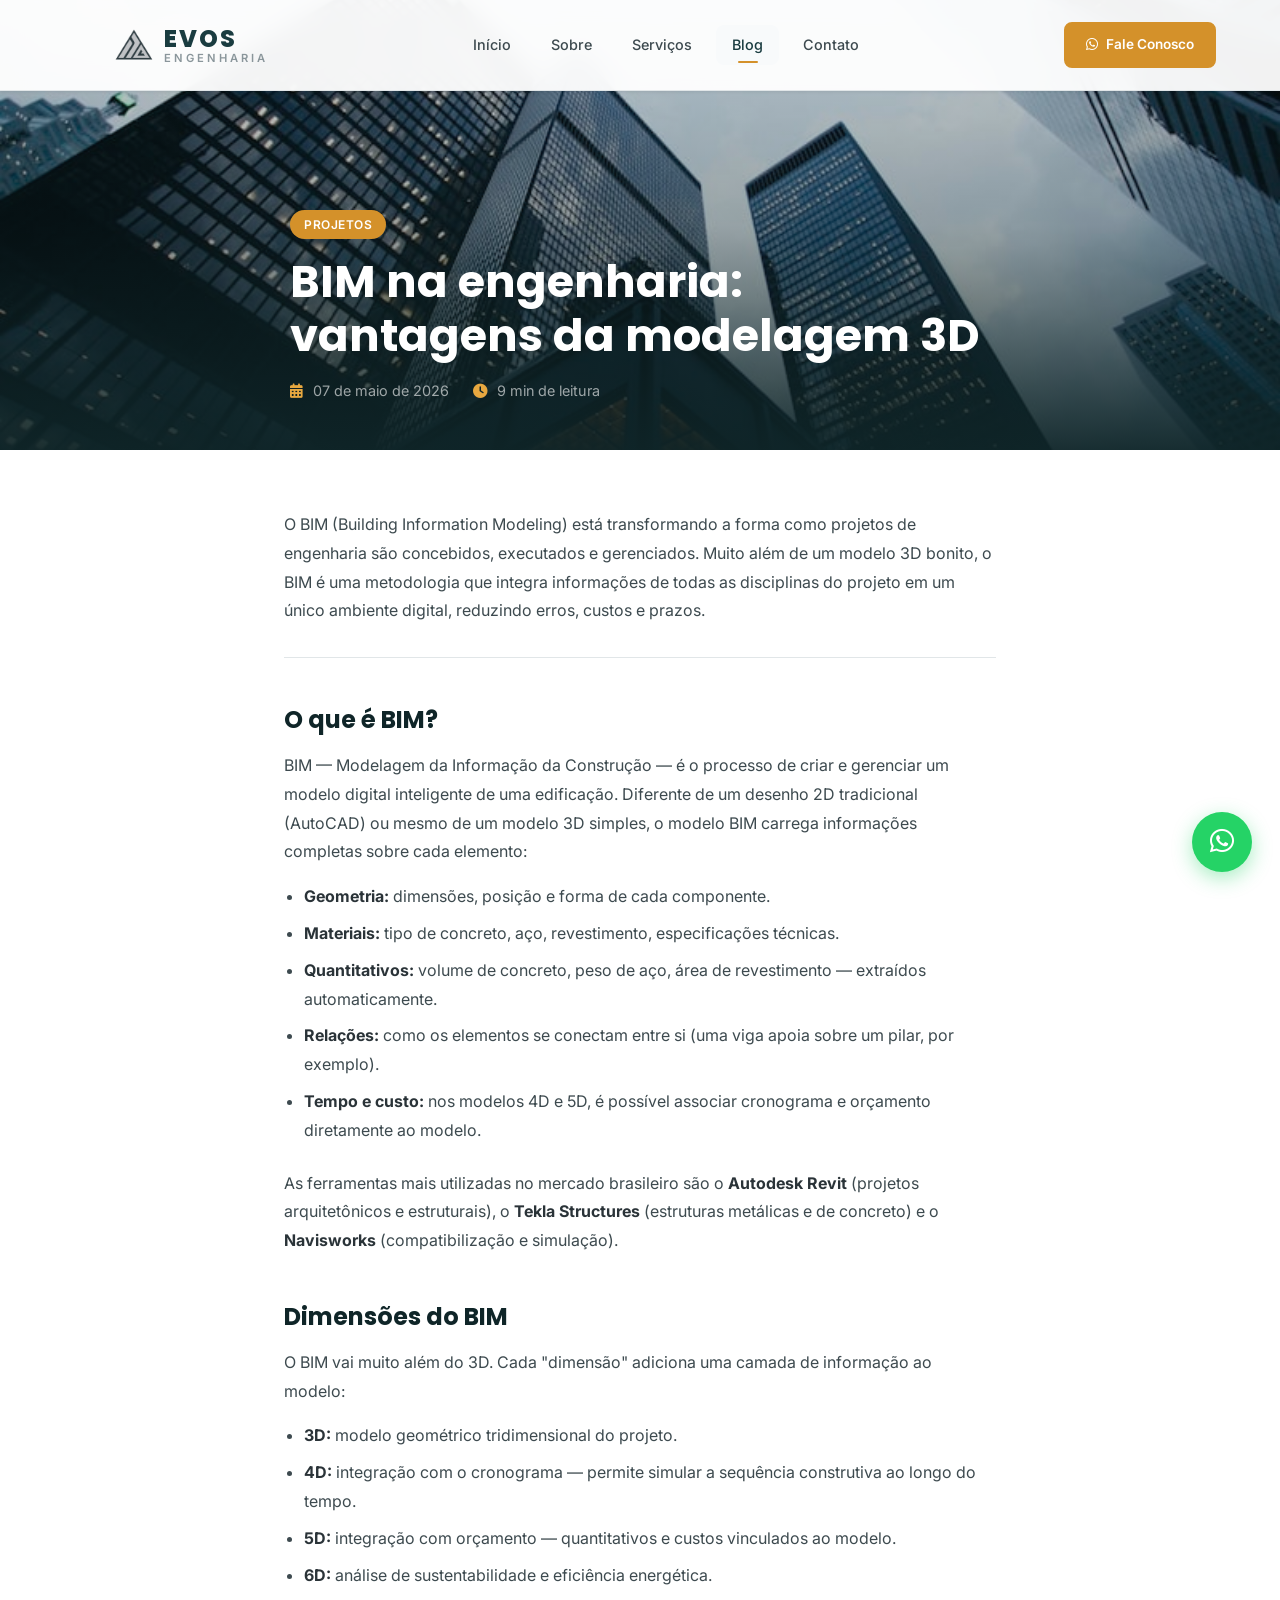
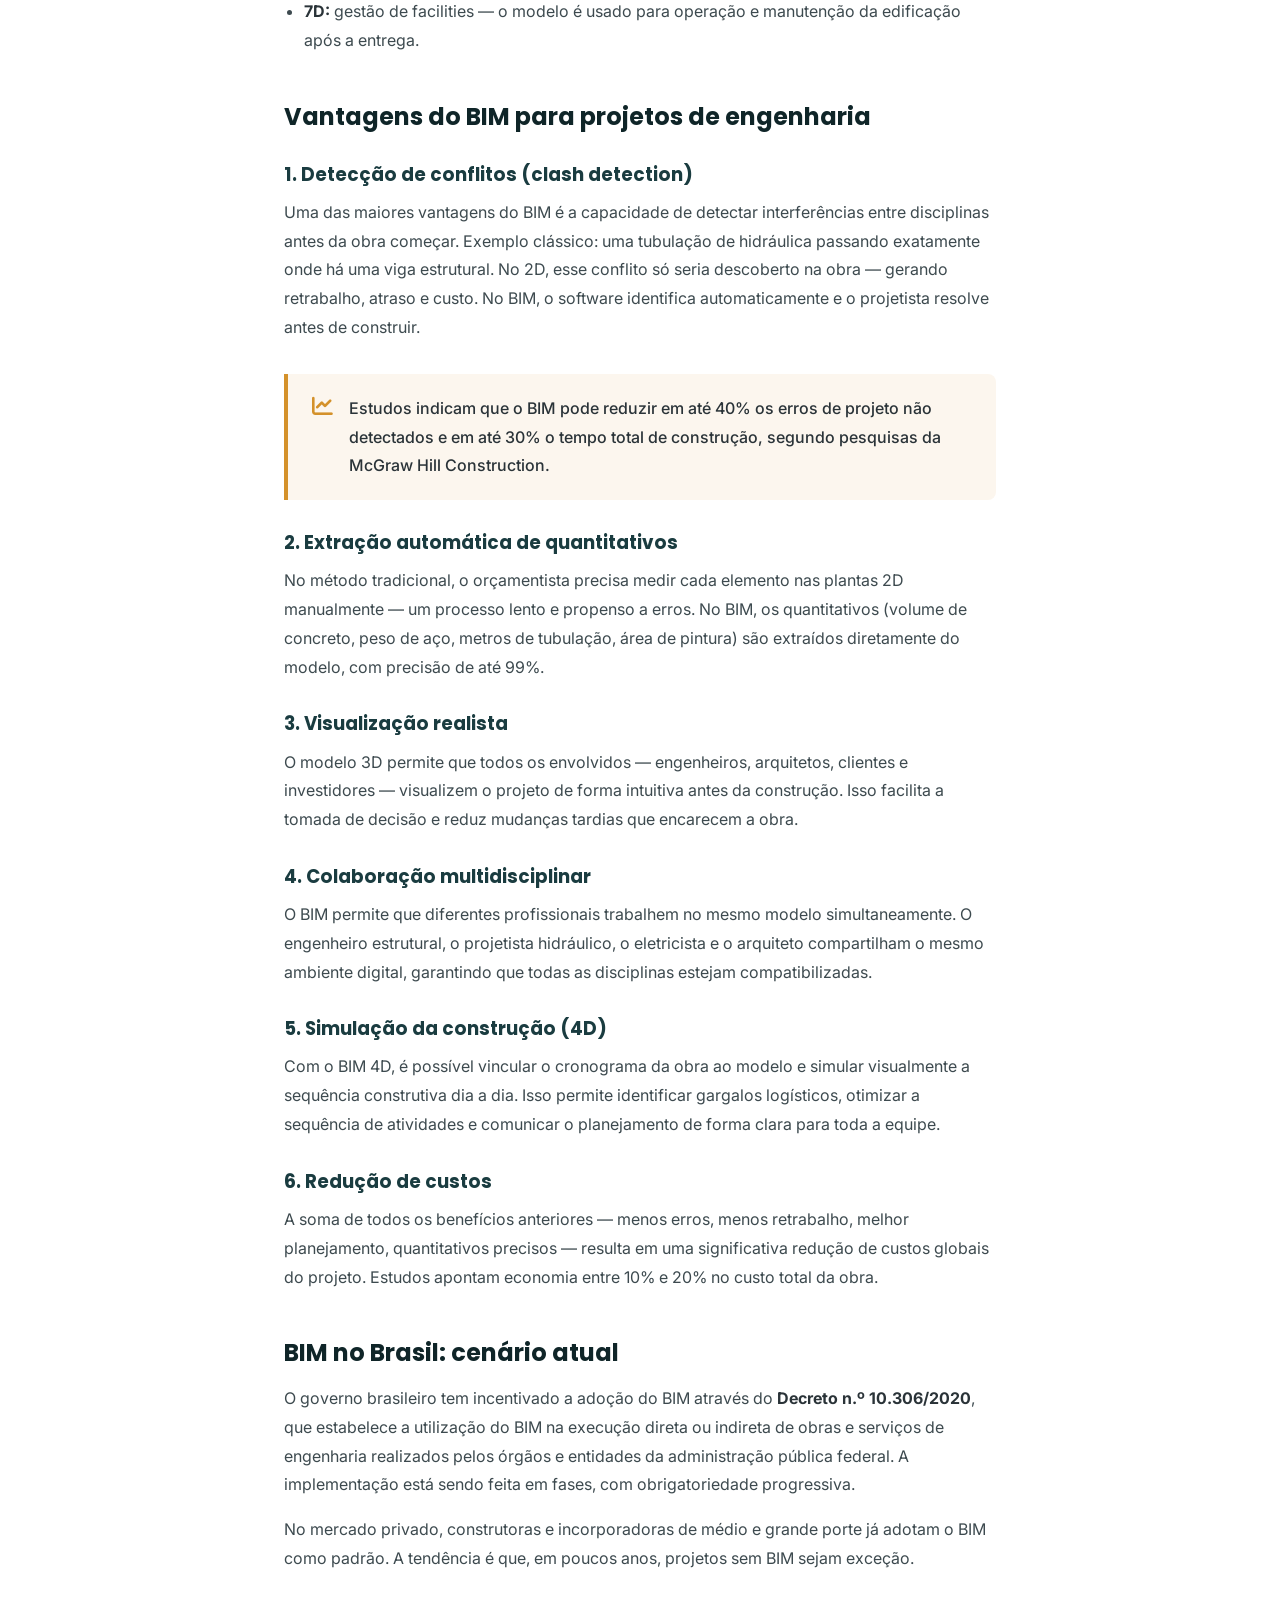
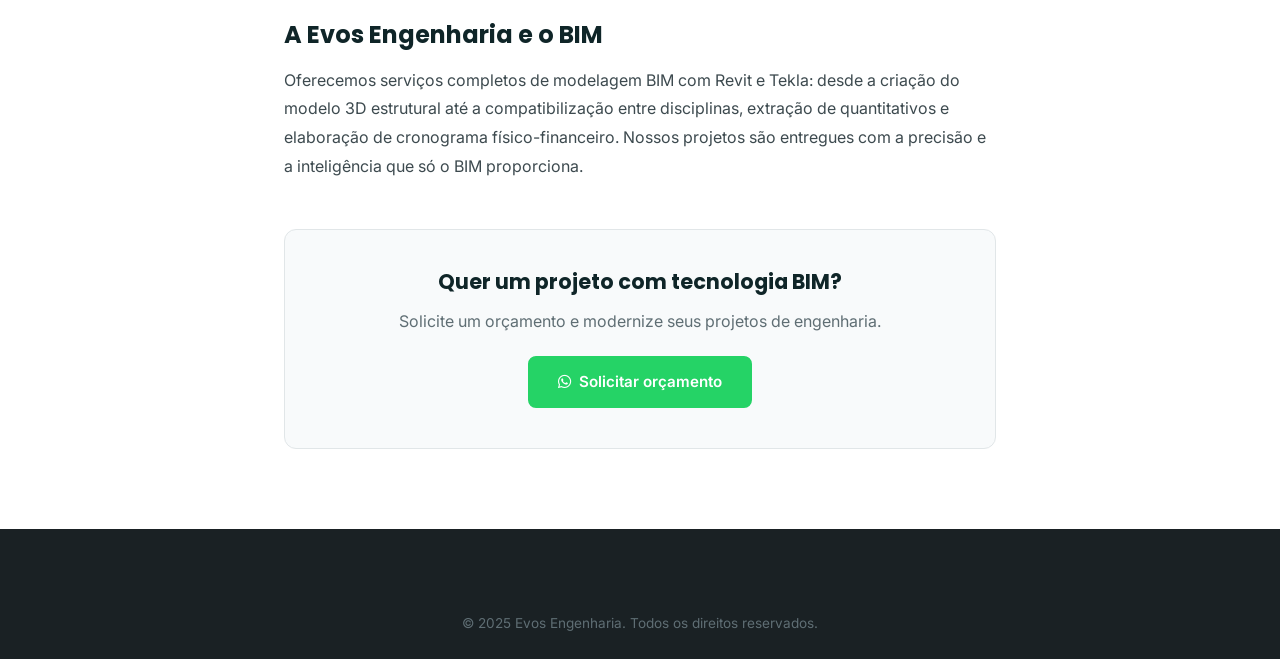
<file: artigos/bim-vantagens-modelagem-3d.html>
<!DOCTYPE html>
<html lang="pt-BR">
<head>
    <!-- Google tag (gtag.js) -->
    <script async src="https://www.googletagmanager.com/gtag/js?id=AW-18287381434"></script>
    <script>
      window.dataLayer = window.dataLayer || [];
      function gtag(){dataLayer.push(arguments);}
      gtag('js', new Date());
      gtag('config', 'AW-18287381434');
    </script>
    <meta charset="UTF-8">
    <meta name="viewport" content="width=device-width, initial-scale=1.0">
    <title>BIM na engenharia: vantagens da modelagem 3D | Evos Engenharia</title>
    <meta name="description" content="Como a tecnologia BIM otimiza projetos de engenharia, reduz custos, elimina retrabalho e melhora a compatibilização entre disciplinas.">
    <link rel="icon" type="image/png" sizes="32x32" href="../img/favicon-32.png">
    <link rel="icon" type="image/png" sizes="512x512" href="../img/favicon-512.png">
    <link rel="apple-touch-icon" href="../img/favicon-512.png">
    <link rel="preconnect" href="https://fonts.googleapis.com">
    <link rel="preconnect" href="https://fonts.gstatic.com" crossorigin>
    <link href="https://fonts.googleapis.com/css2?family=Inter:wght@300;400;500;600;700;800&family=Poppins:wght@600;700;800&display=swap" rel="stylesheet">
    <link rel="stylesheet" href="https://cdnjs.cloudflare.com/ajax/libs/font-awesome/6.5.1/css/all.min.css">
    <link rel="stylesheet" href="../styles.css">
    <link rel="stylesheet" href="../artigo.css">
</head>
<body>

    <header class="header scrolled" id="header">
        <div class="container header-container">
            <a href="../index.html" class="logo">
                <img src="../Logo Atualizada.png" alt="Evos Engenharia" class="logo-img">
                <div class="logo-text">
                    <span class="logo-name">EVOS</span>
                    <span class="logo-sub">ENGENHARIA</span>
                </div>
            </a>
            <nav class="nav" id="nav">
                <a href="../index.html" class="nav-link">Início</a>
                <a href="../index.html#sobre" class="nav-link">Sobre</a>
                <a href="../index.html#servicos" class="nav-link">Serviços</a>
                <a href="../index.html#blog" class="nav-link active">Blog</a>
                <a href="../index.html#contato" class="nav-link">Contato</a>
            </nav>
            <a href="https://wa.me/5537988413010" target="_blank" class="btn btn-header">
                <i class="fab fa-whatsapp"></i> Fale Conosco
            </a>
            <button class="menu-toggle" id="menuToggle" aria-label="Abrir menu">
                <span></span><span></span><span></span>
            </button>
        </div>
    </header>

    <section class="artigo-hero">
        <img src="../img/blog-bim.jpg" alt="Edificação moderna com estrutura metálica" class="artigo-hero-img">
        <div class="artigo-hero-overlay"></div>
        <div class="container artigo-hero-content">
            <span class="artigo-tag">Projetos</span>
            <h1>BIM na engenharia: vantagens da modelagem 3D</h1>
            <div class="artigo-meta">
                <span><i class="fas fa-calendar-alt"></i> 07 de maio de 2026</span>
                <span><i class="fas fa-clock"></i> 9 min de leitura</span>
            </div>
        </div>
    </section>

    <article class="artigo-content">
        <div class="container artigo-container">

            <p class="artigo-lead">
                O BIM (Building Information Modeling) está transformando a forma como projetos de engenharia são concebidos, executados e gerenciados. Muito além de um modelo 3D bonito, o BIM é uma metodologia que integra informações de todas as disciplinas do projeto em um único ambiente digital, reduzindo erros, custos e prazos.
            </p>

            <h2>O que é BIM?</h2>
            <p>
                BIM — Modelagem da Informação da Construção — é o processo de criar e gerenciar um modelo digital inteligente de uma edificação. Diferente de um desenho 2D tradicional (AutoCAD) ou mesmo de um modelo 3D simples, o modelo BIM carrega informações completas sobre cada elemento:
            </p>
            <ul>
                <li><strong>Geometria:</strong> dimensões, posição e forma de cada componente.</li>
                <li><strong>Materiais:</strong> tipo de concreto, aço, revestimento, especificações técnicas.</li>
                <li><strong>Quantitativos:</strong> volume de concreto, peso de aço, área de revestimento — extraídos automaticamente.</li>
                <li><strong>Relações:</strong> como os elementos se conectam entre si (uma viga apoia sobre um pilar, por exemplo).</li>
                <li><strong>Tempo e custo:</strong> nos modelos 4D e 5D, é possível associar cronograma e orçamento diretamente ao modelo.</li>
            </ul>

            <p>
                As ferramentas mais utilizadas no mercado brasileiro são o <strong>Autodesk Revit</strong> (projetos arquitetônicos e estruturais), o <strong>Tekla Structures</strong> (estruturas metálicas e de concreto) e o <strong>Navisworks</strong> (compatibilização e simulação).
            </p>

            <h2>Dimensões do BIM</h2>
            <p>
                O BIM vai muito além do 3D. Cada "dimensão" adiciona uma camada de informação ao modelo:
            </p>
            <ul>
                <li><strong>3D:</strong> modelo geométrico tridimensional do projeto.</li>
                <li><strong>4D:</strong> integração com o cronograma — permite simular a sequência construtiva ao longo do tempo.</li>
                <li><strong>5D:</strong> integração com orçamento — quantitativos e custos vinculados ao modelo.</li>
                <li><strong>6D:</strong> análise de sustentabilidade e eficiência energética.</li>
                <li><strong>7D:</strong> gestão de facilities — o modelo é usado para operação e manutenção da edificação após a entrega.</li>
            </ul>

            <h2>Vantagens do BIM para projetos de engenharia</h2>

            <h3>1. Detecção de conflitos (clash detection)</h3>
            <p>
                Uma das maiores vantagens do BIM é a capacidade de detectar interferências entre disciplinas antes da obra começar. Exemplo clássico: uma tubulação de hidráulica passando exatamente onde há uma viga estrutural. No 2D, esse conflito só seria descoberto na obra — gerando retrabalho, atraso e custo. No BIM, o software identifica automaticamente e o projetista resolve antes de construir.
            </p>

            <div class="artigo-destaque">
                <i class="fas fa-chart-line"></i>
                <p>Estudos indicam que o BIM pode reduzir em até 40% os erros de projeto não detectados e em até 30% o tempo total de construção, segundo pesquisas da McGraw Hill Construction.</p>
            </div>

            <h3>2. Extração automática de quantitativos</h3>
            <p>
                No método tradicional, o orçamentista precisa medir cada elemento nas plantas 2D manualmente — um processo lento e propenso a erros. No BIM, os quantitativos (volume de concreto, peso de aço, metros de tubulação, área de pintura) são extraídos diretamente do modelo, com precisão de até 99%.
            </p>

            <h3>3. Visualização realista</h3>
            <p>
                O modelo 3D permite que todos os envolvidos — engenheiros, arquitetos, clientes e investidores — visualizem o projeto de forma intuitiva antes da construção. Isso facilita a tomada de decisão e reduz mudanças tardias que encarecem a obra.
            </p>

            <h3>4. Colaboração multidisciplinar</h3>
            <p>
                O BIM permite que diferentes profissionais trabalhem no mesmo modelo simultaneamente. O engenheiro estrutural, o projetista hidráulico, o eletricista e o arquiteto compartilham o mesmo ambiente digital, garantindo que todas as disciplinas estejam compatibilizadas.
            </p>

            <h3>5. Simulação da construção (4D)</h3>
            <p>
                Com o BIM 4D, é possível vincular o cronograma da obra ao modelo e simular visualmente a sequência construtiva dia a dia. Isso permite identificar gargalos logísticos, otimizar a sequência de atividades e comunicar o planejamento de forma clara para toda a equipe.
            </p>

            <h3>6. Redução de custos</h3>
            <p>
                A soma de todos os benefícios anteriores — menos erros, menos retrabalho, melhor planejamento, quantitativos precisos — resulta em uma significativa redução de custos globais do projeto. Estudos apontam economia entre 10% e 20% no custo total da obra.
            </p>

            <h2>BIM no Brasil: cenário atual</h2>
            <p>
                O governo brasileiro tem incentivado a adoção do BIM através do <strong>Decreto n.º 10.306/2020</strong>, que estabelece a utilização do BIM na execução direta ou indireta de obras e serviços de engenharia realizados pelos órgãos e entidades da administração pública federal. A implementação está sendo feita em fases, com obrigatoriedade progressiva.
            </p>
            <p>
                No mercado privado, construtoras e incorporadoras de médio e grande porte já adotam o BIM como padrão. A tendência é que, em poucos anos, projetos sem BIM sejam exceção.
            </p>

            <h2>A Evos Engenharia e o BIM</h2>
            <p>
                Oferecemos serviços completos de modelagem BIM com Revit e Tekla: desde a criação do modelo 3D estrutural até a compatibilização entre disciplinas, extração de quantitativos e elaboração de cronograma físico-financeiro. Nossos projetos são entregues com a precisão e a inteligência que só o BIM proporciona.
            </p>

            <div class="artigo-cta">
                <h3>Quer um projeto com tecnologia BIM?</h3>
                <p>Solicite um orçamento e modernize seus projetos de engenharia.</p>
                <a href="https://wa.me/5537988413010" target="_blank" class="btn btn-whatsapp">
                    <i class="fab fa-whatsapp"></i> Solicitar orçamento
                </a>
            </div>

        </div>
    </article>

    <footer class="footer">
        <div class="container">
            <div class="footer-bottom">
                <p>&copy; 2025 Evos Engenharia. Todos os direitos reservados.</p>
            </div>
        </div>
    </footer>

    <a href="https://wa.me/5537988413010" target="_blank" class="whatsapp-float" aria-label="WhatsApp">
        <i class="fab fa-whatsapp"></i>
    </a>

    <script>
        document.getElementById('menuToggle').addEventListener('click', function() {
            this.classList.toggle('active');
            document.getElementById('nav').classList.toggle('open');
        });
    </script>
</body>
</html>
</file>
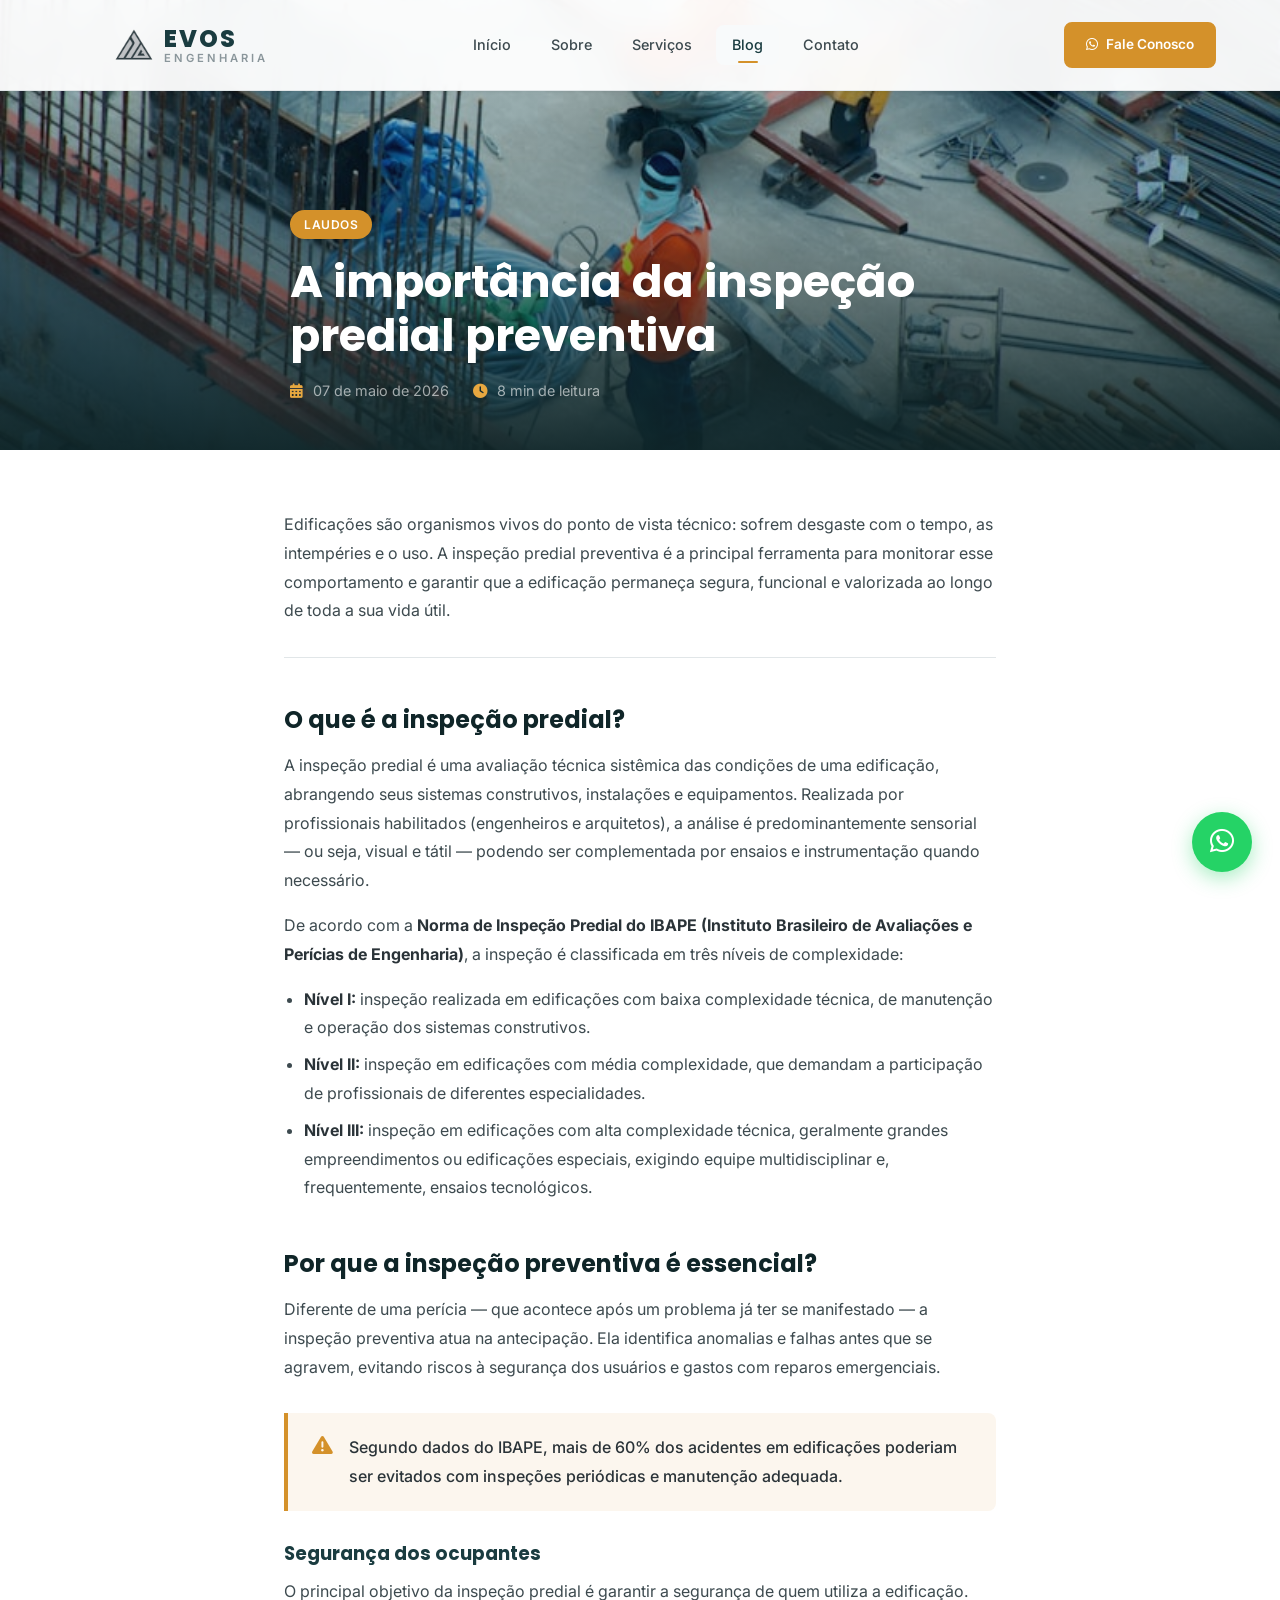
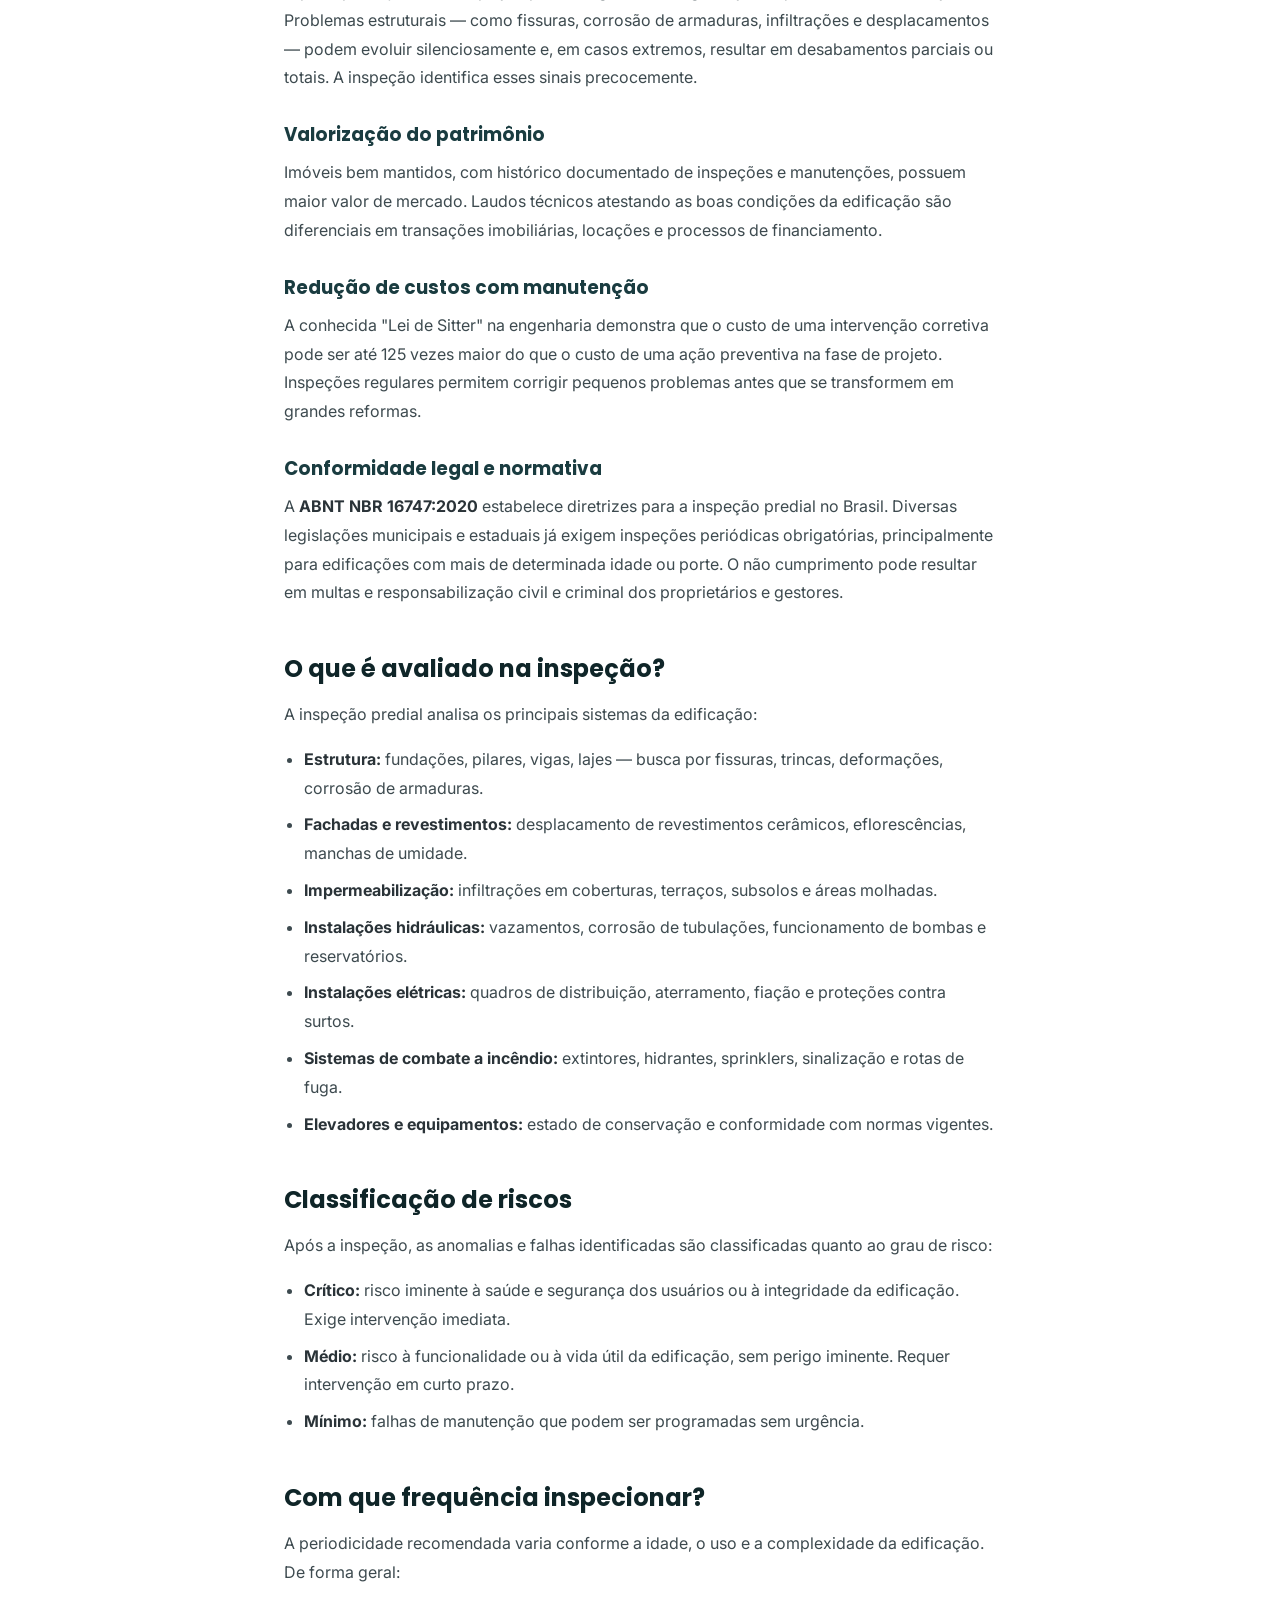
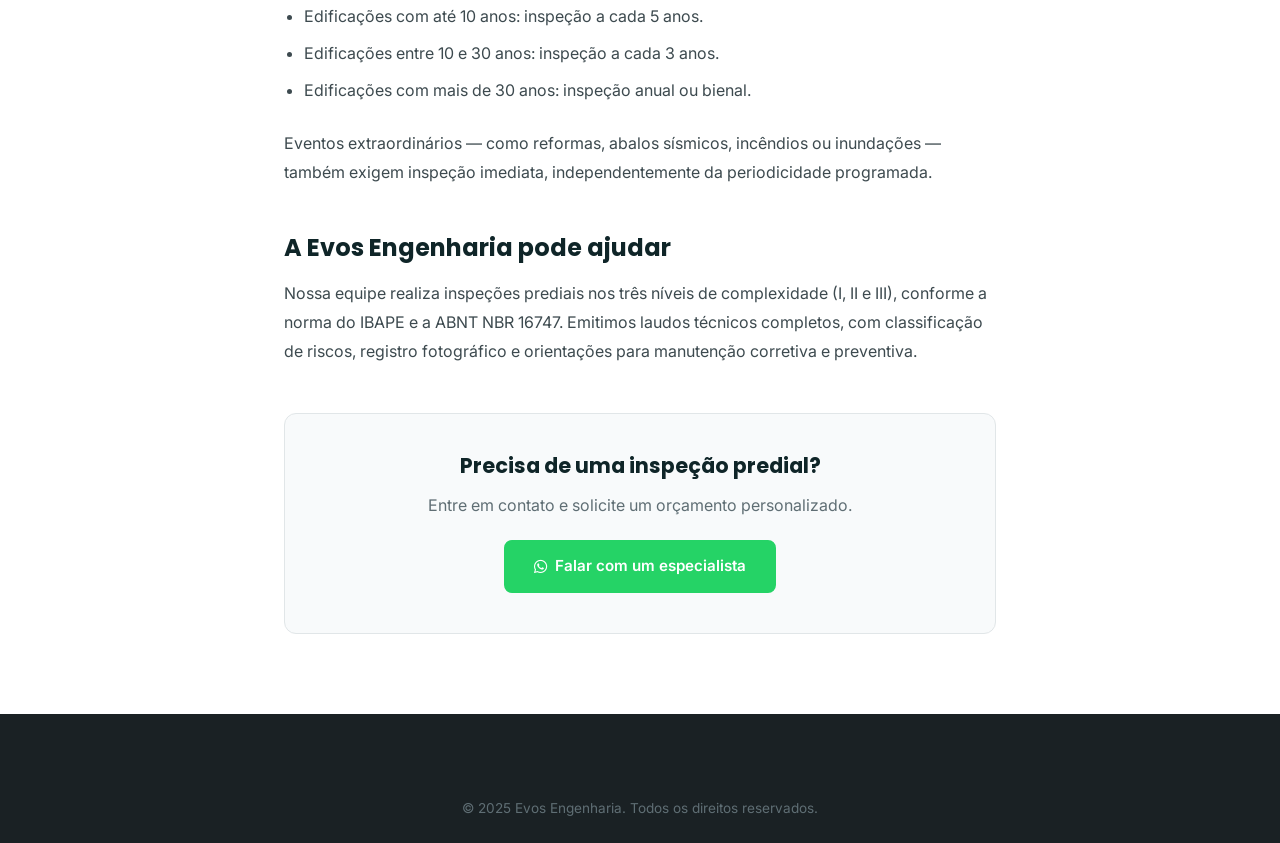
<file: artigos/inspecao-predial-preventiva.html>
<!DOCTYPE html>
<html lang="pt-BR">
<head>
    <!-- Google tag (gtag.js) -->
    <script async src="https://www.googletagmanager.com/gtag/js?id=AW-18287381434"></script>
    <script>
      window.dataLayer = window.dataLayer || [];
      function gtag(){dataLayer.push(arguments);}
      gtag('js', new Date());
      gtag('config', 'AW-18287381434');
    </script>
    <meta charset="UTF-8">
    <meta name="viewport" content="width=device-width, initial-scale=1.0">
    <title>A importância da inspeção predial preventiva | Evos Engenharia</title>
    <meta name="description" content="Entenda por que a inspeção predial preventiva é essencial para a segurança, valorização e conformidade das edificações.">
    <link rel="icon" type="image/png" sizes="32x32" href="../img/favicon-32.png">
    <link rel="icon" type="image/png" sizes="512x512" href="../img/favicon-512.png">
    <link rel="apple-touch-icon" href="../img/favicon-512.png">
    <link rel="preconnect" href="https://fonts.googleapis.com">
    <link rel="preconnect" href="https://fonts.gstatic.com" crossorigin>
    <link href="https://fonts.googleapis.com/css2?family=Inter:wght@300;400;500;600;700;800&family=Poppins:wght@600;700;800&display=swap" rel="stylesheet">
    <link rel="stylesheet" href="https://cdnjs.cloudflare.com/ajax/libs/font-awesome/6.5.1/css/all.min.css">
    <link rel="stylesheet" href="../styles.css">
    <link rel="stylesheet" href="../artigo.css">
</head>
<body>

    <!-- Header -->
    <header class="header scrolled" id="header">
        <div class="container header-container">
            <a href="../index.html" class="logo">
                <img src="../Logo Atualizada.png" alt="Evos Engenharia" class="logo-img">
                <div class="logo-text">
                    <span class="logo-name">EVOS</span>
                    <span class="logo-sub">ENGENHARIA</span>
                </div>
            </a>
            <nav class="nav" id="nav">
                <a href="../index.html" class="nav-link">Início</a>
                <a href="../index.html#sobre" class="nav-link">Sobre</a>
                <a href="../index.html#servicos" class="nav-link">Serviços</a>
                <a href="../index.html#blog" class="nav-link active">Blog</a>
                <a href="../index.html#contato" class="nav-link">Contato</a>
            </nav>
            <a href="https://wa.me/5537988413010" target="_blank" class="btn btn-header">
                <i class="fab fa-whatsapp"></i> Fale Conosco
            </a>
            <button class="menu-toggle" id="menuToggle" aria-label="Abrir menu">
                <span></span><span></span><span></span>
            </button>
        </div>
    </header>

    <!-- Hero do Artigo -->
    <section class="artigo-hero">
        <img src="../img/blog-inspecao.jpg" alt="Inspeção predial preventiva" class="artigo-hero-img">
        <div class="artigo-hero-overlay"></div>
        <div class="container artigo-hero-content">
            <span class="artigo-tag">Laudos</span>
            <h1>A importância da inspeção predial preventiva</h1>
            <div class="artigo-meta">
                <span><i class="fas fa-calendar-alt"></i> 07 de maio de 2026</span>
                <span><i class="fas fa-clock"></i> 8 min de leitura</span>
            </div>
        </div>
    </section>

    <!-- Conteúdo -->
    <article class="artigo-content">
        <div class="container artigo-container">

            <p class="artigo-lead">
                Edificações são organismos vivos do ponto de vista técnico: sofrem desgaste com o tempo, as intempéries e o uso. A inspeção predial preventiva é a principal ferramenta para monitorar esse comportamento e garantir que a edificação permaneça segura, funcional e valorizada ao longo de toda a sua vida útil.
            </p>

            <h2>O que é a inspeção predial?</h2>
            <p>
                A inspeção predial é uma avaliação técnica sistêmica das condições de uma edificação, abrangendo seus sistemas construtivos, instalações e equipamentos. Realizada por profissionais habilitados (engenheiros e arquitetos), a análise é predominantemente sensorial — ou seja, visual e tátil — podendo ser complementada por ensaios e instrumentação quando necessário.
            </p>
            <p>
                De acordo com a <strong>Norma de Inspeção Predial do IBAPE (Instituto Brasileiro de Avaliações e Perícias de Engenharia)</strong>, a inspeção é classificada em três níveis de complexidade:
            </p>
            <ul>
                <li><strong>Nível I:</strong> inspeção realizada em edificações com baixa complexidade técnica, de manutenção e operação dos sistemas construtivos.</li>
                <li><strong>Nível II:</strong> inspeção em edificações com média complexidade, que demandam a participação de profissionais de diferentes especialidades.</li>
                <li><strong>Nível III:</strong> inspeção em edificações com alta complexidade técnica, geralmente grandes empreendimentos ou edificações especiais, exigindo equipe multidisciplinar e, frequentemente, ensaios tecnológicos.</li>
            </ul>

            <h2>Por que a inspeção preventiva é essencial?</h2>
            <p>
                Diferente de uma perícia — que acontece após um problema já ter se manifestado — a inspeção preventiva atua na antecipação. Ela identifica anomalias e falhas antes que se agravem, evitando riscos à segurança dos usuários e gastos com reparos emergenciais.
            </p>

            <div class="artigo-destaque">
                <i class="fas fa-exclamation-triangle"></i>
                <p>Segundo dados do IBAPE, mais de 60% dos acidentes em edificações poderiam ser evitados com inspeções periódicas e manutenção adequada.</p>
            </div>

            <h3>Segurança dos ocupantes</h3>
            <p>
                O principal objetivo da inspeção predial é garantir a segurança de quem utiliza a edificação. Problemas estruturais — como fissuras, corrosão de armaduras, infiltrações e desplacamentos — podem evoluir silenciosamente e, em casos extremos, resultar em desabamentos parciais ou totais. A inspeção identifica esses sinais precocemente.
            </p>

            <h3>Valorização do patrimônio</h3>
            <p>
                Imóveis bem mantidos, com histórico documentado de inspeções e manutenções, possuem maior valor de mercado. Laudos técnicos atestando as boas condições da edificação são diferenciais em transações imobiliárias, locações e processos de financiamento.
            </p>

            <h3>Redução de custos com manutenção</h3>
            <p>
                A conhecida "Lei de Sitter" na engenharia demonstra que o custo de uma intervenção corretiva pode ser até 125 vezes maior do que o custo de uma ação preventiva na fase de projeto. Inspeções regulares permitem corrigir pequenos problemas antes que se transformem em grandes reformas.
            </p>

            <h3>Conformidade legal e normativa</h3>
            <p>
                A <strong>ABNT NBR 16747:2020</strong> estabelece diretrizes para a inspeção predial no Brasil. Diversas legislações municipais e estaduais já exigem inspeções periódicas obrigatórias, principalmente para edificações com mais de determinada idade ou porte. O não cumprimento pode resultar em multas e responsabilização civil e criminal dos proprietários e gestores.
            </p>

            <h2>O que é avaliado na inspeção?</h2>
            <p>
                A inspeção predial analisa os principais sistemas da edificação:
            </p>
            <ul>
                <li><strong>Estrutura:</strong> fundações, pilares, vigas, lajes — busca por fissuras, trincas, deformações, corrosão de armaduras.</li>
                <li><strong>Fachadas e revestimentos:</strong> desplacamento de revestimentos cerâmicos, eflorescências, manchas de umidade.</li>
                <li><strong>Impermeabilização:</strong> infiltrações em coberturas, terraços, subsolos e áreas molhadas.</li>
                <li><strong>Instalações hidráulicas:</strong> vazamentos, corrosão de tubulações, funcionamento de bombas e reservatórios.</li>
                <li><strong>Instalações elétricas:</strong> quadros de distribuição, aterramento, fiação e proteções contra surtos.</li>
                <li><strong>Sistemas de combate a incêndio:</strong> extintores, hidrantes, sprinklers, sinalização e rotas de fuga.</li>
                <li><strong>Elevadores e equipamentos:</strong> estado de conservação e conformidade com normas vigentes.</li>
            </ul>

            <h2>Classificação de riscos</h2>
            <p>
                Após a inspeção, as anomalias e falhas identificadas são classificadas quanto ao grau de risco:
            </p>
            <ul>
                <li><strong>Crítico:</strong> risco iminente à saúde e segurança dos usuários ou à integridade da edificação. Exige intervenção imediata.</li>
                <li><strong>Médio:</strong> risco à funcionalidade ou à vida útil da edificação, sem perigo iminente. Requer intervenção em curto prazo.</li>
                <li><strong>Mínimo:</strong> falhas de manutenção que podem ser programadas sem urgência.</li>
            </ul>

            <h2>Com que frequência inspecionar?</h2>
            <p>
                A periodicidade recomendada varia conforme a idade, o uso e a complexidade da edificação. De forma geral:
            </p>
            <ul>
                <li>Edificações com até 10 anos: inspeção a cada 5 anos.</li>
                <li>Edificações entre 10 e 30 anos: inspeção a cada 3 anos.</li>
                <li>Edificações com mais de 30 anos: inspeção anual ou bienal.</li>
            </ul>
            <p>
                Eventos extraordinários — como reformas, abalos sísmicos, incêndios ou inundações — também exigem inspeção imediata, independentemente da periodicidade programada.
            </p>

            <h2>A Evos Engenharia pode ajudar</h2>
            <p>
                Nossa equipe realiza inspeções prediais nos três níveis de complexidade (I, II e III), conforme a norma do IBAPE e a ABNT NBR 16747. Emitimos laudos técnicos completos, com classificação de riscos, registro fotográfico e orientações para manutenção corretiva e preventiva.
            </p>

            <div class="artigo-cta">
                <h3>Precisa de uma inspeção predial?</h3>
                <p>Entre em contato e solicite um orçamento personalizado.</p>
                <a href="https://wa.me/5537988413010" target="_blank" class="btn btn-whatsapp">
                    <i class="fab fa-whatsapp"></i> Falar com um especialista
                </a>
            </div>

        </div>
    </article>

    <!-- Footer -->
    <footer class="footer">
        <div class="container">
            <div class="footer-bottom">
                <p>&copy; 2025 Evos Engenharia. Todos os direitos reservados.</p>
            </div>
        </div>
    </footer>

    <a href="https://wa.me/5537988413010" target="_blank" class="whatsapp-float" aria-label="WhatsApp">
        <i class="fab fa-whatsapp"></i>
    </a>

    <script>
        // Mobile menu
        document.getElementById('menuToggle').addEventListener('click', function() {
            this.classList.toggle('active');
            document.getElementById('nav').classList.toggle('open');
        });
    </script>
</body>
</html>
</file>
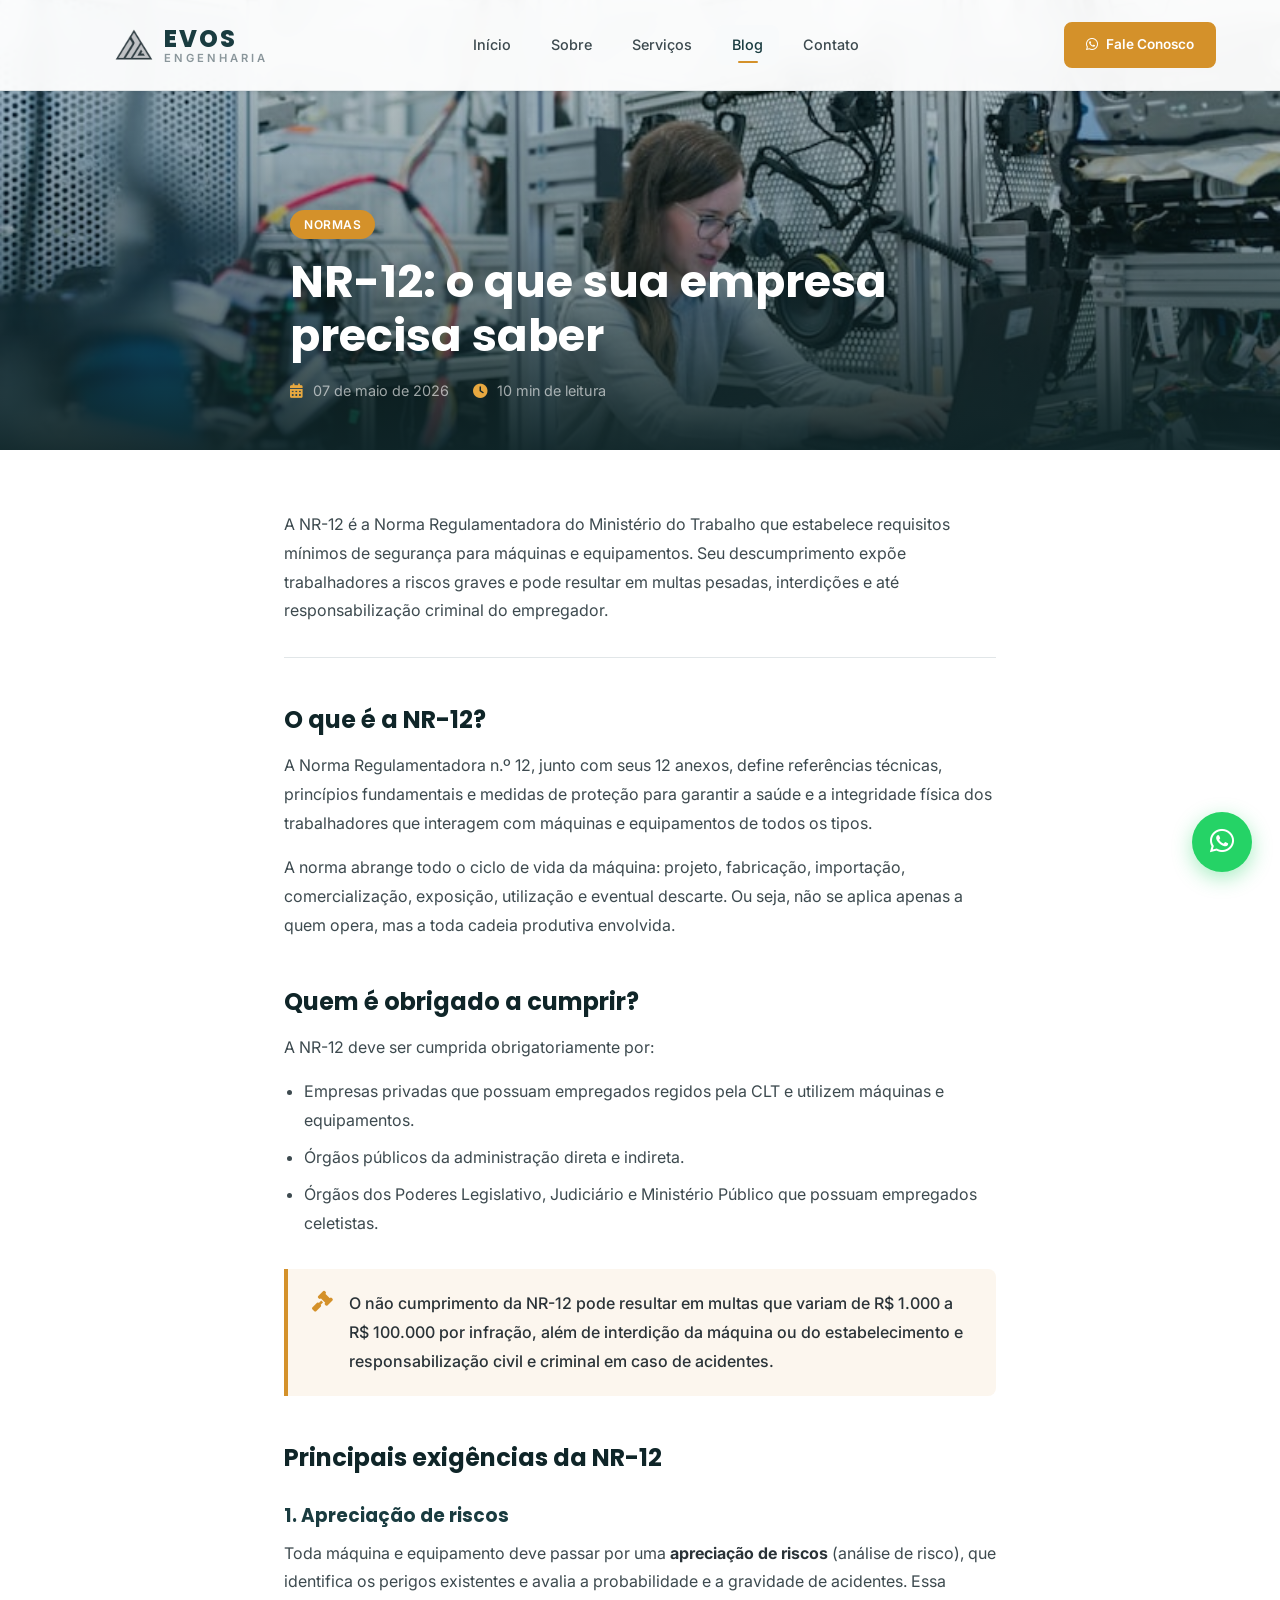
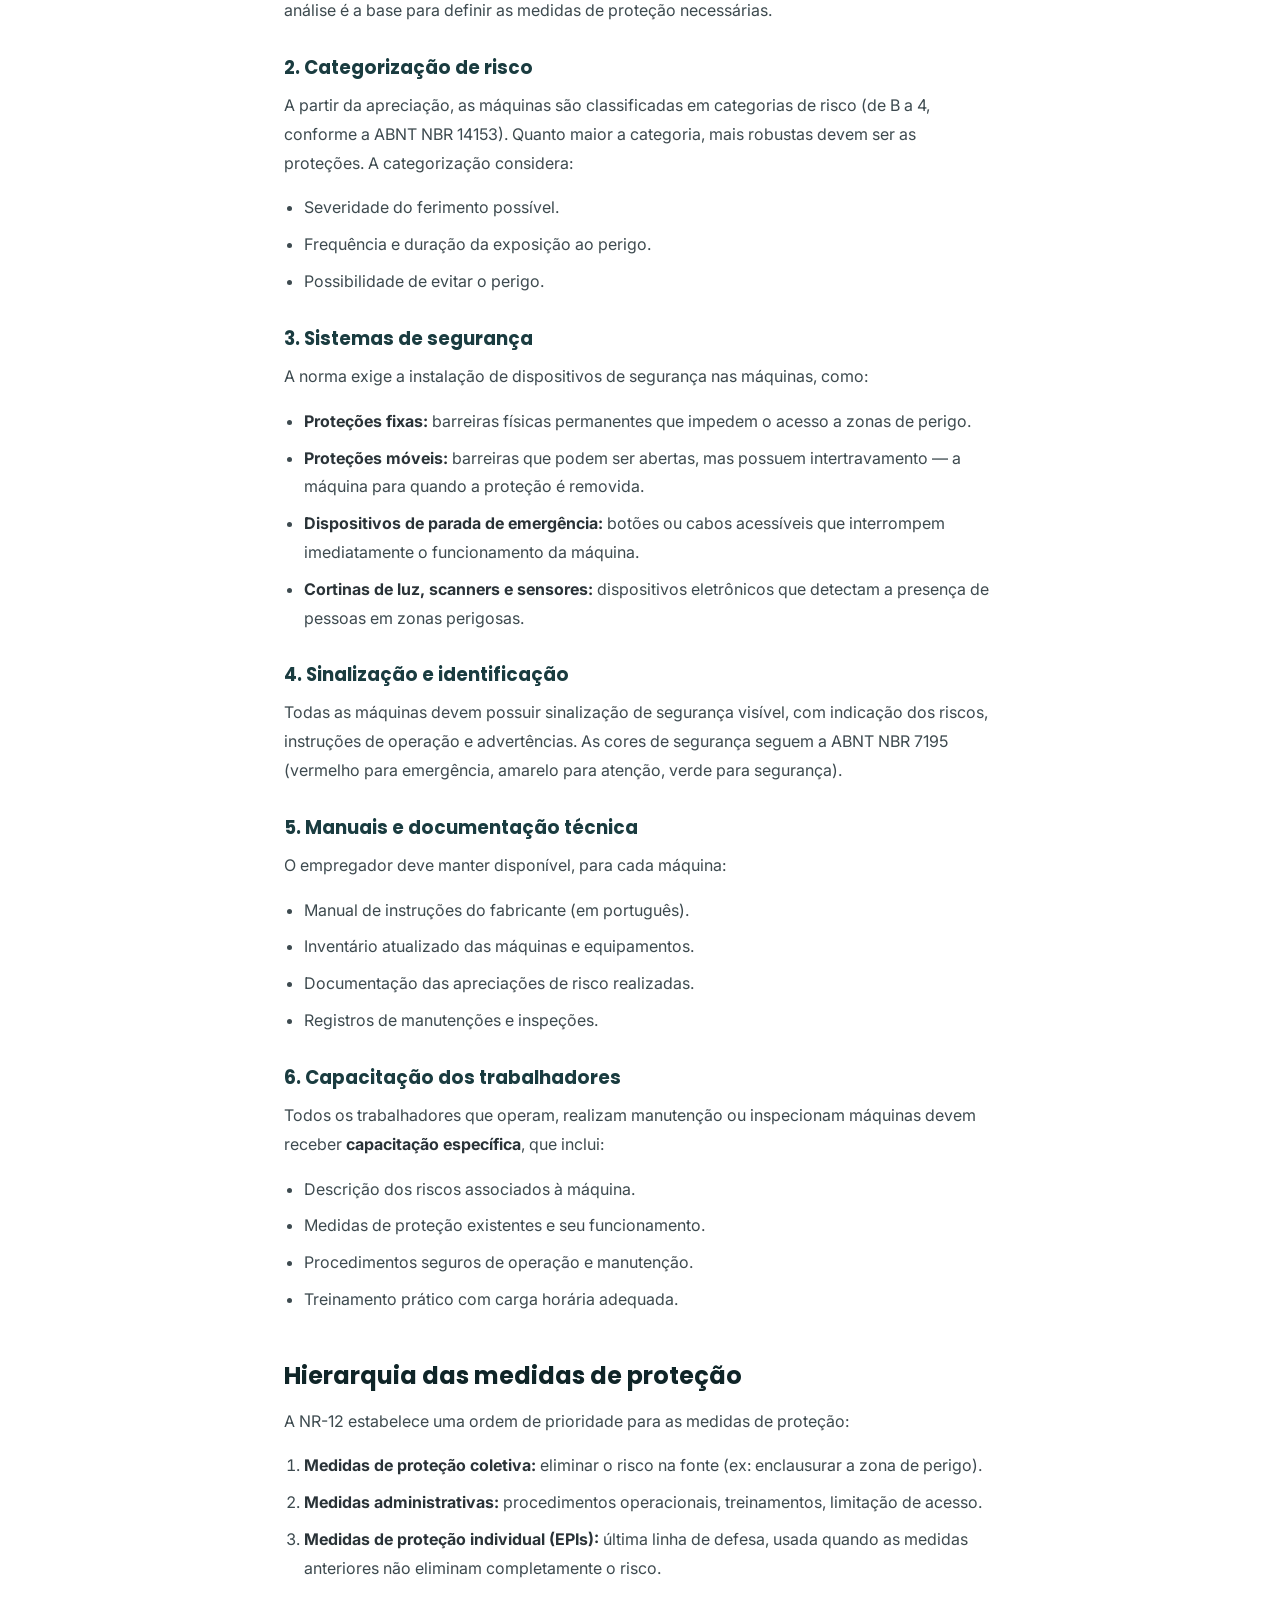
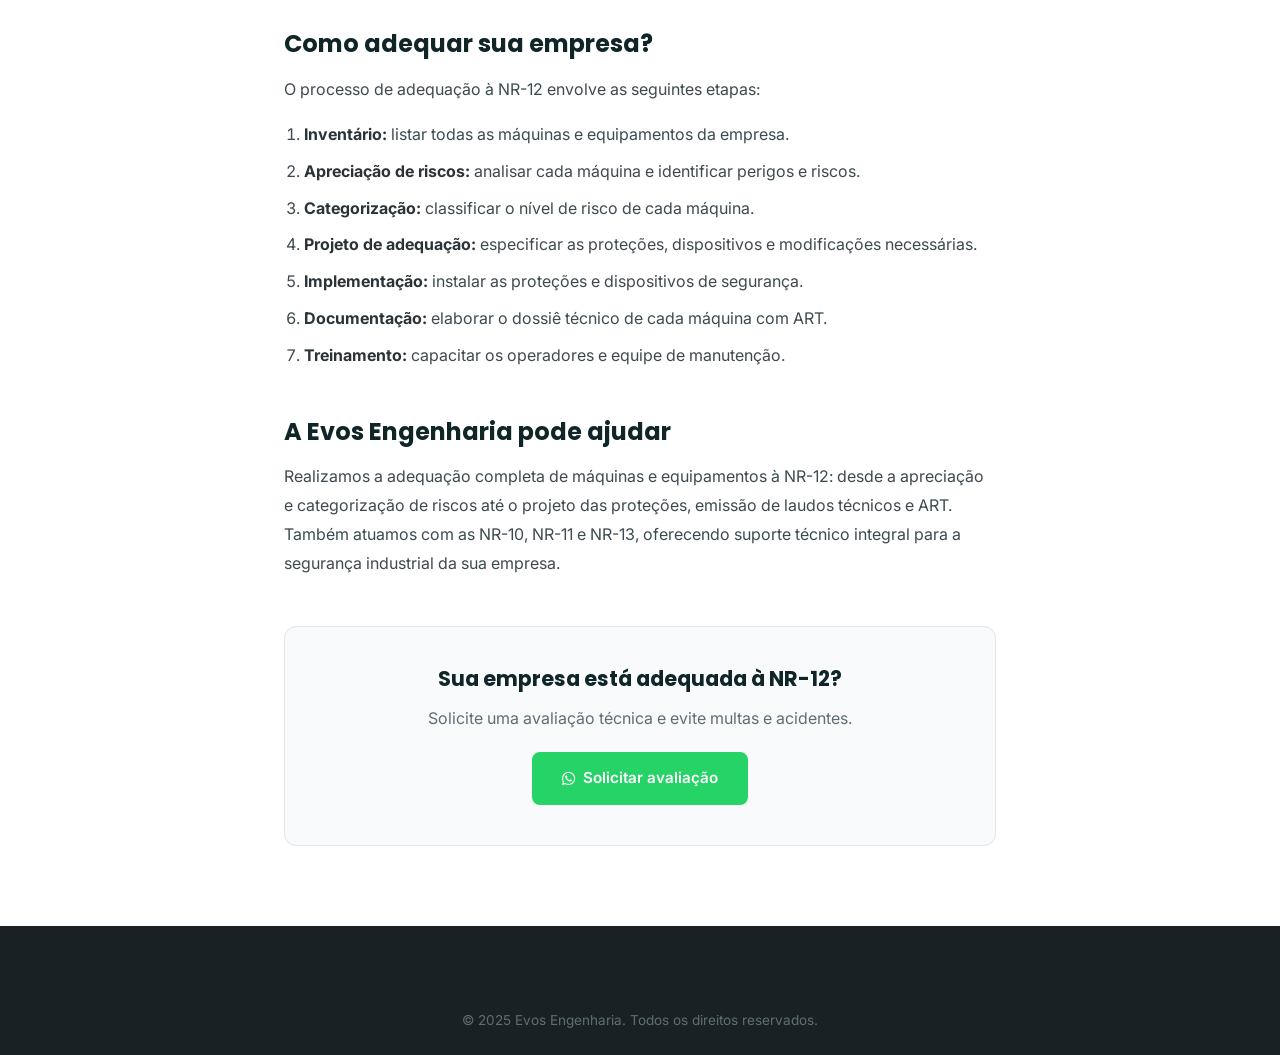
<file: artigos/nr12-o-que-sua-empresa-precisa-saber.html>
<!DOCTYPE html>
<html lang="pt-BR">
<head>
    <!-- Google tag (gtag.js) -->
    <script async src="https://www.googletagmanager.com/gtag/js?id=AW-18287381434"></script>
    <script>
      window.dataLayer = window.dataLayer || [];
      function gtag(){dataLayer.push(arguments);}
      gtag('js', new Date());
      gtag('config', 'AW-18287381434');
    </script>
    <meta charset="UTF-8">
    <meta name="viewport" content="width=device-width, initial-scale=1.0">
    <title>NR-12: o que sua empresa precisa saber | Evos Engenharia</title>
    <meta name="description" content="Guia prático sobre a NR-12: obrigatoriedade, adequação de máquinas, categorização de risco e como evitar multas e acidentes.">
    <link rel="icon" type="image/png" sizes="32x32" href="../img/favicon-32.png">
    <link rel="icon" type="image/png" sizes="512x512" href="../img/favicon-512.png">
    <link rel="apple-touch-icon" href="../img/favicon-512.png">
    <link rel="preconnect" href="https://fonts.googleapis.com">
    <link rel="preconnect" href="https://fonts.gstatic.com" crossorigin>
    <link href="https://fonts.googleapis.com/css2?family=Inter:wght@300;400;500;600;700;800&family=Poppins:wght@600;700;800&display=swap" rel="stylesheet">
    <link rel="stylesheet" href="https://cdnjs.cloudflare.com/ajax/libs/font-awesome/6.5.1/css/all.min.css">
    <link rel="stylesheet" href="../styles.css">
    <link rel="stylesheet" href="../artigo.css">
</head>
<body>

    <header class="header scrolled" id="header">
        <div class="container header-container">
            <a href="../index.html" class="logo">
                <img src="../Logo Atualizada.png" alt="Evos Engenharia" class="logo-img">
                <div class="logo-text">
                    <span class="logo-name">EVOS</span>
                    <span class="logo-sub">ENGENHARIA</span>
                </div>
            </a>
            <nav class="nav" id="nav">
                <a href="../index.html" class="nav-link">Início</a>
                <a href="../index.html#sobre" class="nav-link">Sobre</a>
                <a href="../index.html#servicos" class="nav-link">Serviços</a>
                <a href="../index.html#blog" class="nav-link active">Blog</a>
                <a href="../index.html#contato" class="nav-link">Contato</a>
            </nav>
            <a href="https://wa.me/5537988413010" target="_blank" class="btn btn-header">
                <i class="fab fa-whatsapp"></i> Fale Conosco
            </a>
            <button class="menu-toggle" id="menuToggle" aria-label="Abrir menu">
                <span></span><span></span><span></span>
            </button>
        </div>
    </header>

    <section class="artigo-hero">
        <img src="../img/blog-nr12.jpg" alt="Máquinas e equipamentos industriais" class="artigo-hero-img">
        <div class="artigo-hero-overlay"></div>
        <div class="container artigo-hero-content">
            <span class="artigo-tag">Normas</span>
            <h1>NR-12: o que sua empresa precisa saber</h1>
            <div class="artigo-meta">
                <span><i class="fas fa-calendar-alt"></i> 07 de maio de 2026</span>
                <span><i class="fas fa-clock"></i> 10 min de leitura</span>
            </div>
        </div>
    </section>

    <article class="artigo-content">
        <div class="container artigo-container">

            <p class="artigo-lead">
                A NR-12 é a Norma Regulamentadora do Ministério do Trabalho que estabelece requisitos mínimos de segurança para máquinas e equipamentos. Seu descumprimento expõe trabalhadores a riscos graves e pode resultar em multas pesadas, interdições e até responsabilização criminal do empregador.
            </p>

            <h2>O que é a NR-12?</h2>
            <p>
                A Norma Regulamentadora n.º 12, junto com seus 12 anexos, define referências técnicas, princípios fundamentais e medidas de proteção para garantir a saúde e a integridade física dos trabalhadores que interagem com máquinas e equipamentos de todos os tipos.
            </p>
            <p>
                A norma abrange todo o ciclo de vida da máquina: projeto, fabricação, importação, comercialização, exposição, utilização e eventual descarte. Ou seja, não se aplica apenas a quem opera, mas a toda cadeia produtiva envolvida.
            </p>

            <h2>Quem é obrigado a cumprir?</h2>
            <p>
                A NR-12 deve ser cumprida obrigatoriamente por:
            </p>
            <ul>
                <li>Empresas privadas que possuam empregados regidos pela CLT e utilizem máquinas e equipamentos.</li>
                <li>Órgãos públicos da administração direta e indireta.</li>
                <li>Órgãos dos Poderes Legislativo, Judiciário e Ministério Público que possuam empregados celetistas.</li>
            </ul>

            <div class="artigo-destaque">
                <i class="fas fa-gavel"></i>
                <p>O não cumprimento da NR-12 pode resultar em multas que variam de R$ 1.000 a R$ 100.000 por infração, além de interdição da máquina ou do estabelecimento e responsabilização civil e criminal em caso de acidentes.</p>
            </div>

            <h2>Principais exigências da NR-12</h2>

            <h3>1. Apreciação de riscos</h3>
            <p>
                Toda máquina e equipamento deve passar por uma <strong>apreciação de riscos</strong> (análise de risco), que identifica os perigos existentes e avalia a probabilidade e a gravidade de acidentes. Essa análise é a base para definir as medidas de proteção necessárias.
            </p>

            <h3>2. Categorização de risco</h3>
            <p>
                A partir da apreciação, as máquinas são classificadas em categorias de risco (de B a 4, conforme a ABNT NBR 14153). Quanto maior a categoria, mais robustas devem ser as proteções. A categorização considera:
            </p>
            <ul>
                <li>Severidade do ferimento possível.</li>
                <li>Frequência e duração da exposição ao perigo.</li>
                <li>Possibilidade de evitar o perigo.</li>
            </ul>

            <h3>3. Sistemas de segurança</h3>
            <p>
                A norma exige a instalação de dispositivos de segurança nas máquinas, como:
            </p>
            <ul>
                <li><strong>Proteções fixas:</strong> barreiras físicas permanentes que impedem o acesso a zonas de perigo.</li>
                <li><strong>Proteções móveis:</strong> barreiras que podem ser abertas, mas possuem intertravamento — a máquina para quando a proteção é removida.</li>
                <li><strong>Dispositivos de parada de emergência:</strong> botões ou cabos acessíveis que interrompem imediatamente o funcionamento da máquina.</li>
                <li><strong>Cortinas de luz, scanners e sensores:</strong> dispositivos eletrônicos que detectam a presença de pessoas em zonas perigosas.</li>
            </ul>

            <h3>4. Sinalização e identificação</h3>
            <p>
                Todas as máquinas devem possuir sinalização de segurança visível, com indicação dos riscos, instruções de operação e advertências. As cores de segurança seguem a ABNT NBR 7195 (vermelho para emergência, amarelo para atenção, verde para segurança).
            </p>

            <h3>5. Manuais e documentação técnica</h3>
            <p>
                O empregador deve manter disponível, para cada máquina:
            </p>
            <ul>
                <li>Manual de instruções do fabricante (em português).</li>
                <li>Inventário atualizado das máquinas e equipamentos.</li>
                <li>Documentação das apreciações de risco realizadas.</li>
                <li>Registros de manutenções e inspeções.</li>
            </ul>

            <h3>6. Capacitação dos trabalhadores</h3>
            <p>
                Todos os trabalhadores que operam, realizam manutenção ou inspecionam máquinas devem receber <strong>capacitação específica</strong>, que inclui:
            </p>
            <ul>
                <li>Descrição dos riscos associados à máquina.</li>
                <li>Medidas de proteção existentes e seu funcionamento.</li>
                <li>Procedimentos seguros de operação e manutenção.</li>
                <li>Treinamento prático com carga horária adequada.</li>
            </ul>

            <h2>Hierarquia das medidas de proteção</h2>
            <p>
                A NR-12 estabelece uma ordem de prioridade para as medidas de proteção:
            </p>
            <ol>
                <li><strong>Medidas de proteção coletiva:</strong> eliminar o risco na fonte (ex: enclausurar a zona de perigo).</li>
                <li><strong>Medidas administrativas:</strong> procedimentos operacionais, treinamentos, limitação de acesso.</li>
                <li><strong>Medidas de proteção individual (EPIs):</strong> última linha de defesa, usada quando as medidas anteriores não eliminam completamente o risco.</li>
            </ol>

            <h2>Como adequar sua empresa?</h2>
            <p>
                O processo de adequação à NR-12 envolve as seguintes etapas:
            </p>
            <ol>
                <li><strong>Inventário:</strong> listar todas as máquinas e equipamentos da empresa.</li>
                <li><strong>Apreciação de riscos:</strong> analisar cada máquina e identificar perigos e riscos.</li>
                <li><strong>Categorização:</strong> classificar o nível de risco de cada máquina.</li>
                <li><strong>Projeto de adequação:</strong> especificar as proteções, dispositivos e modificações necessárias.</li>
                <li><strong>Implementação:</strong> instalar as proteções e dispositivos de segurança.</li>
                <li><strong>Documentação:</strong> elaborar o dossiê técnico de cada máquina com ART.</li>
                <li><strong>Treinamento:</strong> capacitar os operadores e equipe de manutenção.</li>
            </ol>

            <h2>A Evos Engenharia pode ajudar</h2>
            <p>
                Realizamos a adequação completa de máquinas e equipamentos à NR-12: desde a apreciação e categorização de riscos até o projeto das proteções, emissão de laudos técnicos e ART. Também atuamos com as NR-10, NR-11 e NR-13, oferecendo suporte técnico integral para a segurança industrial da sua empresa.
            </p>

            <div class="artigo-cta">
                <h3>Sua empresa está adequada à NR-12?</h3>
                <p>Solicite uma avaliação técnica e evite multas e acidentes.</p>
                <a href="https://wa.me/5537988413010" target="_blank" class="btn btn-whatsapp">
                    <i class="fab fa-whatsapp"></i> Solicitar avaliação
                </a>
            </div>

        </div>
    </article>

    <footer class="footer">
        <div class="container">
            <div class="footer-bottom">
                <p>&copy; 2025 Evos Engenharia. Todos os direitos reservados.</p>
            </div>
        </div>
    </footer>

    <a href="https://wa.me/5537988413010" target="_blank" class="whatsapp-float" aria-label="WhatsApp">
        <i class="fab fa-whatsapp"></i>
    </a>

    <script>
        document.getElementById('menuToggle').addEventListener('click', function() {
            this.classList.toggle('active');
            document.getElementById('nav').classList.toggle('open');
        });
    </script>
</body>
</html>
</file>
<file: styles.css>
/* ==========================================
   EVOS ENGENHARIA — CSS
   ========================================== */

/* === Variables === */
:root {
    --primary: #1a3c40;
    --primary-light: #245a5f;
    --primary-dark: #0f2528;
    --accent: #d4912a;
    --accent-light: #e8a840;
    --accent-dark: #b87a1f;
    --white: #ffffff;
    --gray-50: #f8fafb;
    --gray-100: #f0f3f4;
    --gray-200: #e1e6e8;
    --gray-300: #c5cdd0;
    --gray-400: #8a969b;
    --gray-500: #5f6e74;
    --gray-600: #3d4a4f;
    --gray-700: #2a3338;
    --gray-800: #1a2124;
    --shadow-sm: 0 1px 3px rgba(0,0,0,0.08);
    --shadow-md: 0 4px 12px rgba(0,0,0,0.1);
    --shadow-lg: 0 12px 36px rgba(0,0,0,0.12);
    --shadow-xl: 0 24px 60px rgba(0,0,0,0.15);
    --radius-sm: 8px;
    --radius-md: 12px;
    --radius-lg: 16px;
    --radius-xl: 24px;
    --transition: 0.3s cubic-bezier(0.4, 0, 0.2, 1);
}

/* === Reset & Base === */
*,
*::before,
*::after {
    margin: 0;
    padding: 0;
    box-sizing: border-box;
}

html {
    scroll-behavior: smooth;
    scroll-padding-top: 80px;
}

body {
    font-family: 'Inter', -apple-system, BlinkMacSystemFont, sans-serif;
    color: var(--gray-700);
    background: var(--white);
    line-height: 1.6;
    -webkit-font-smoothing: antialiased;
}

h1, h2, h3, h4 {
    font-family: 'Poppins', 'Inter', sans-serif;
    font-weight: 700;
    line-height: 1.2;
    color: var(--primary-dark);
}

a {
    text-decoration: none;
    color: inherit;
    transition: var(--transition);
}

img {
    max-width: 100%;
    display: block;
}

.container {
    max-width: 1200px;
    margin: 0 auto;
    padding: 0 24px;
}

.section {
    padding: 100px 0;
}

/* === Section Headers === */
.section-header {
    text-align: center;
    max-width: 640px;
    margin: 0 auto 60px;
}

.section-tag {
    display: inline-block;
    font-size: 0.8rem;
    font-weight: 600;
    text-transform: uppercase;
    letter-spacing: 2px;
    color: var(--accent);
    background: rgba(212, 145, 42, 0.1);
    padding: 6px 16px;
    border-radius: 50px;
    margin-bottom: 16px;
}

.section-title {
    font-size: clamp(1.8rem, 4vw, 2.5rem);
    margin-bottom: 16px;
}

.section-desc {
    font-size: 1.05rem;
    color: var(--gray-500);
}

/* === Buttons === */
.btn {
    display: inline-flex;
    align-items: center;
    gap: 8px;
    font-family: 'Inter', sans-serif;
    font-weight: 600;
    font-size: 0.95rem;
    padding: 12px 28px;
    border-radius: var(--radius-sm);
    border: 2px solid transparent;
    cursor: pointer;
    transition: var(--transition);
    white-space: nowrap;
}

.btn-lg {
    padding: 14px 32px;
    font-size: 1rem;
}

.btn-full {
    width: 100%;
    justify-content: center;
}

.btn-primary {
    background: var(--accent);
    color: var(--white);
    border-color: var(--accent);
}

.btn-primary:hover {
    background: var(--accent-dark);
    border-color: var(--accent-dark);
    transform: translateY(-2px);
    box-shadow: 0 8px 24px rgba(212, 145, 42, 0.3);
}

.btn-outline {
    background: transparent;
    color: var(--white);
    border-color: rgba(255,255,255,0.4);
}

.btn-outline:hover {
    background: var(--white);
    color: var(--primary);
    border-color: var(--white);
}

.btn-outline-light {
    background: transparent;
    color: var(--white);
    border-color: rgba(255,255,255,0.5);
}

.btn-outline-light:hover {
    background: var(--white);
    color: var(--primary);
    border-color: var(--white);
}

.btn-whatsapp {
    background: #25D366;
    color: var(--white);
    border-color: #25D366;
}

.btn-whatsapp:hover {
    background: #1fba59;
    border-color: #1fba59;
    transform: translateY(-2px);
    box-shadow: 0 8px 24px rgba(37, 211, 102, 0.3);
}

.btn-header {
    background: var(--accent);
    color: var(--white);
    border-color: var(--accent);
    padding: 10px 20px;
    font-size: 0.85rem;
}

.btn-header:hover {
    background: var(--accent-dark);
    border-color: var(--accent-dark);
}

/* === Header === */
.header {
    position: fixed;
    top: 0;
    left: 0;
    right: 0;
    z-index: 1000;
    background: rgba(255,255,255,0.95);
    backdrop-filter: blur(12px);
    border-bottom: 1px solid transparent;
    transition: var(--transition);
}

.header.scrolled {
    border-bottom-color: var(--gray-200);
    box-shadow: var(--shadow-sm);
}

.header-container {
    display: flex;
    align-items: center;
    justify-content: space-between;
    height: 90px;
}

.logo {
    display: flex;
    align-items: center;
    gap: 0;
}

.logo .logo-img {
    width: 140px;
    height: 140px;
    margin-right: -40px;
}

.logo-img {
    width: 120px;
    height: 120px;
    object-fit: contain;
}

.logo-text {
    display: flex;
    flex-direction: column;
    line-height: 1.1;
}

.logo-name {
    font-family: 'Poppins', sans-serif;
    font-weight: 800;
    font-size: 1.5rem;
    color: var(--primary);
    letter-spacing: 2px;
}

.logo-sub {
    font-size: 0.7rem;
    font-weight: 600;
    color: var(--gray-400);
    letter-spacing: 3px;
    text-transform: uppercase;
}

.nav {
    display: flex;
    gap: 8px;
}

.nav-link {
    font-size: 0.9rem;
    font-weight: 500;
    color: var(--gray-600);
    padding: 8px 16px;
    border-radius: var(--radius-sm);
    position: relative;
}

.nav-link:hover,
.nav-link.active {
    color: var(--primary);
    background: var(--gray-50);
}

.nav-link.active::after {
    content: '';
    position: absolute;
    bottom: 2px;
    left: 50%;
    transform: translateX(-50%);
    width: 20px;
    height: 2px;
    background: var(--accent);
    border-radius: 2px;
}

.menu-toggle {
    display: none;
    flex-direction: column;
    gap: 5px;
    background: none;
    border: none;
    cursor: pointer;
    padding: 8px;
}

.menu-toggle span {
    display: block;
    width: 24px;
    height: 2px;
    background: var(--primary);
    border-radius: 2px;
    transition: var(--transition);
}

.menu-toggle.active span:nth-child(1) {
    transform: rotate(45deg) translate(5px, 5px);
}

.menu-toggle.active span:nth-child(2) {
    opacity: 0;
}

.menu-toggle.active span:nth-child(3) {
    transform: rotate(-45deg) translate(5px, -5px);
}

/* === Hero === */
.hero {
    position: relative;
    min-height: 100vh;
    display: flex;
    align-items: center;
    overflow: hidden;
    padding: 120px 0 80px;
}

.hero-video-wrapper {
    position: absolute;
    inset: 0;
    z-index: 0;
}

.hero-video {
    position: absolute;
    inset: 0;
    width: 100%;
    height: 100%;
    object-fit: cover;
    opacity: 0;
    transition: opacity 1.2s ease;
}

.hero-video.active {
    opacity: 1;
}

.hero-video-overlay {
    position: absolute;
    inset: 0;
    background: linear-gradient(135deg, rgba(15, 37, 40, 0.88) 0%, rgba(26, 60, 64, 0.78) 50%, rgba(36, 90, 95, 0.7) 100%);
}

.hero-content {
    position: relative;
    z-index: 2;
    max-width: 720px;
}

.hero-badge {
    display: inline-block;
    font-size: 0.8rem;
    font-weight: 600;
    letter-spacing: 1px;
    color: var(--accent-light);
    background: rgba(212, 145, 42, 0.15);
    padding: 8px 20px;
    border-radius: 50px;
    margin-bottom: 24px;
    border: 1px solid rgba(212, 145, 42, 0.25);
}

.hero-title {
    font-size: clamp(2.2rem, 5.5vw, 3.5rem);
    color: var(--white);
    margin-bottom: 20px;
    line-height: 1.15;
}

.highlight {
    color: var(--accent-light);
}

.hero-text {
    font-size: 1.1rem;
    color: rgba(255,255,255,0.75);
    margin-bottom: 36px;
    max-width: 560px;
    line-height: 1.7;
}

.hero-buttons {
    display: flex;
    gap: 16px;
    flex-wrap: wrap;
    margin-bottom: 60px;
}

/* === Contadores === */
.counters {
    background: var(--primary);
    padding: 48px 0;
    margin-top: -2px;
}

.counters-grid {
    display: grid;
    grid-template-columns: repeat(4, 1fr);
    gap: 32px;
    text-align: center;
}

.counter-item {
    display: flex;
    flex-direction: column;
    align-items: center;
    gap: 4px;
}

.counter-icon {
    font-size: 1.6rem;
    color: var(--accent-light);
    margin-bottom: 8px;
}

.counter-number {
    font-family: 'Poppins', sans-serif;
    font-size: 2.8rem;
    font-weight: 800;
    color: var(--white);
    display: inline;
    line-height: 1;
}

.counter-suffix {
    font-family: 'Poppins', sans-serif;
    font-size: 2rem;
    font-weight: 700;
    color: var(--accent-light);
}

.counter-label {
    font-size: 0.9rem;
    color: rgba(255,255,255,0.6);
    font-weight: 500;
    margin-top: 4px;
}

/* === Sobre === */
.sobre {
    background: var(--gray-50);
}

.sobre-grid {
    display: grid;
    grid-template-columns: 1fr 400px;
    gap: 60px;
    align-items: start;
}

.sobre-content .section-tag {
    margin-bottom: 12px;
}

.sobre-content .section-title {
    margin-bottom: 24px;
}

.sobre-text {
    color: var(--gray-500);
    margin-bottom: 16px;
    line-height: 1.75;
}

.sobre-features {
    margin-top: 28px;
    display: flex;
    flex-direction: column;
    gap: 12px;
}

.feature-item {
    display: flex;
    align-items: center;
    gap: 12px;
    font-weight: 500;
    color: var(--gray-700);
}

.feature-item i {
    color: var(--accent);
    font-size: 1.1rem;
}

.sobre-visual {
    display: flex;
    flex-direction: column;
    gap: 20px;
    position: sticky;
    top: 100px;
}

.sobre-image {
    border-radius: var(--radius-md);
    overflow: hidden;
    box-shadow: var(--shadow-lg);
}

.sobre-image img {
    width: 100%;
    height: 280px;
    object-fit: cover;
    display: block;
    transition: transform 0.5s ease;
}

.sobre-image:hover img {
    transform: scale(1.03);
}

.sobre-cards-row {
    display: flex;
    flex-direction: column;
    gap: 16px;
}

.sobre-card {
    background: var(--white);
    padding: 28px;
    border-radius: var(--radius-md);
    box-shadow: var(--shadow-md);
    border-left: 4px solid var(--accent);
    transition: var(--transition);
}

.sobre-card:hover {
    transform: translateX(4px);
    box-shadow: var(--shadow-lg);
}

.sobre-card i {
    font-size: 1.5rem;
    color: var(--primary);
    margin-bottom: 12px;
}

.sobre-card h3 {
    font-size: 1.05rem;
    margin-bottom: 6px;
}

.sobre-card p {
    font-size: 0.9rem;
    color: var(--gray-500);
}

/* === Serviços === */
.servicos-tabs {
    display: flex;
    justify-content: center;
    gap: 12px;
    margin-bottom: 48px;
}

.tab-btn {
    display: flex;
    align-items: center;
    gap: 10px;
    font-family: 'Inter', sans-serif;
    font-size: 1rem;
    font-weight: 600;
    padding: 14px 32px;
    border: 2px solid var(--gray-200);
    border-radius: var(--radius-sm);
    background: var(--white);
    color: var(--gray-500);
    cursor: pointer;
    transition: var(--transition);
}

.tab-btn:hover {
    border-color: var(--primary-light);
    color: var(--primary);
}

.tab-btn.active {
    background: var(--primary);
    border-color: var(--primary);
    color: var(--white);
}

.tab-btn i {
    font-size: 1.1rem;
}

.servicos-banner {
    width: 100%;
    height: 220px;
    border-radius: var(--radius-md);
    overflow: hidden;
    margin-bottom: 48px;
    box-shadow: var(--shadow-md);
}

.servicos-banner-img {
    width: 100%;
    height: 100%;
    object-fit: cover;
    object-position: center 40%;
}

.tab-content {
    display: none;
    animation: fadeIn 0.4s ease;
}

.tab-content.active {
    display: block;
}

@keyframes fadeIn {
    from { opacity: 0; transform: translateY(12px); }
    to { opacity: 1; transform: translateY(0); }
}

.servico-categoria {
    margin-bottom: 12px;
}

.categoria-header {
    display: flex;
    align-items: center;
    gap: 16px;
    padding: 16px 20px;
    background: var(--gray-50);
    border: 1px solid var(--gray-200);
    border-radius: var(--radius-sm);
    cursor: pointer;
    transition: var(--transition);
    width: 100%;
    text-align: left;
    font-family: inherit;
    outline: none;
}

.categoria-header:hover {
    background: var(--white);
    border-color: var(--primary-light);
    box-shadow: var(--shadow-sm);
}

.categoria-header.active {
    background: var(--primary);
    border-color: var(--primary);
    border-radius: var(--radius-sm) var(--radius-sm) 0 0;
}

.categoria-header.active h3 {
    color: var(--white);
}

.categoria-header.active .categoria-icon {
    background: rgba(255,255,255,0.2);
}

.categoria-header.active .categoria-arrow {
    color: var(--white);
    transform: rotate(180deg);
}

.categoria-icon {
    width: 42px;
    height: 42px;
    display: flex;
    align-items: center;
    justify-content: center;
    background: linear-gradient(135deg, var(--primary), var(--primary-light));
    border-radius: var(--radius-sm);
    color: var(--white);
    font-size: 1rem;
    flex-shrink: 0;
}

.categoria-header h3 {
    font-size: 1.1rem;
    flex: 1;
}

.categoria-arrow {
    font-size: 0.9rem;
    color: var(--gray-400);
    transition: transform 0.3s ease;
    margin-left: auto;
}

.servico-grid {
    display: grid;
    grid-template-columns: repeat(auto-fill, minmax(300px, 1fr));
    gap: 12px;
    max-height: 0;
    overflow: hidden;
    transition: max-height 0.4s ease, padding 0.4s ease;
    padding: 0 20px;
    background: var(--white);
    border: 1px solid var(--gray-200);
    border-top: none;
    border-radius: 0 0 var(--radius-sm) var(--radius-sm);
}

.servico-grid.open {
    max-height: 800px;
    padding: 20px;
}

.servico-item {
    display: flex;
    align-items: center;
    gap: 12px;
    padding: 16px 20px;
    background: var(--gray-50);
    border-radius: var(--radius-sm);
    font-size: 0.93rem;
    color: var(--gray-600);
    transition: var(--transition);
    border: 1px solid transparent;
}

.servico-item::before {
    content: '';
    width: 6px;
    height: 6px;
    background: var(--accent);
    border-radius: 50%;
    flex-shrink: 0;
}

.servico-item:hover {
    background: var(--white);
    border-color: var(--gray-200);
    box-shadow: var(--shadow-sm);
    transform: translateX(4px);
}

/* === Diferenciais === */
.diferenciais {
    background: var(--gray-50);
}

.diferenciais-grid {
    display: grid;
    grid-template-columns: repeat(3, 1fr);
    gap: 24px;
}

.diferencial-card {
    background: var(--white);
    padding: 36px 28px;
    border-radius: var(--radius-md);
    box-shadow: var(--shadow-sm);
    transition: var(--transition);
    text-align: center;
    border: 1px solid var(--gray-100);
}

.diferencial-card:hover {
    transform: translateY(-4px);
    box-shadow: var(--shadow-lg);
    border-color: var(--accent);
}

.diferencial-icon {
    width: 64px;
    height: 64px;
    display: flex;
    align-items: center;
    justify-content: center;
    background: linear-gradient(135deg, rgba(26,60,64,0.08), rgba(26,60,64,0.03));
    border-radius: var(--radius-md);
    margin: 0 auto 20px;
    font-size: 1.4rem;
    color: var(--primary);
    transition: var(--transition);
}

.diferencial-card:hover .diferencial-icon {
    background: linear-gradient(135deg, var(--primary), var(--primary-light));
    color: var(--white);
}

.diferencial-card h3 {
    font-size: 1.05rem;
    margin-bottom: 10px;
}

.diferencial-card p {
    font-size: 0.9rem;
    color: var(--gray-500);
    line-height: 1.6;
}

/* === CTA Section === */
.cta-section {
    background:
        linear-gradient(135deg, rgba(15, 37, 40, 0.9) 0%, rgba(26, 60, 64, 0.85) 50%, rgba(36, 90, 95, 0.8) 100%),
        url('img/cta-bg.jpg') center/cover no-repeat;
    padding: 80px 0;
    text-align: center;
    position: relative;
    overflow: hidden;
}

.cta-section::before {
    content: '';
    position: absolute;
    inset: 0;
    background: radial-gradient(circle at 30% 50%, rgba(212, 145, 42, 0.08) 0%, transparent 60%);
}

.cta-content {
    position: relative;
    z-index: 1;
}

.cta-content h2 {
    font-size: clamp(1.5rem, 3.5vw, 2.2rem);
    color: var(--white);
    margin-bottom: 12px;
}

.cta-content p {
    font-size: 1.05rem;
    color: rgba(255,255,255,0.7);
    margin-bottom: 32px;
}

.cta-buttons {
    display: flex;
    justify-content: center;
    gap: 16px;
    flex-wrap: wrap;
}

/* === Contato === */
.contato-grid {
    display: grid;
    grid-template-columns: 1fr 1fr;
    gap: 48px;
    align-items: start;
}

.contato-info {
    display: flex;
    flex-direction: column;
    gap: 20px;
}

.info-card {
    display: flex;
    align-items: center;
    gap: 16px;
    padding: 20px;
    background: var(--gray-50);
    border-radius: var(--radius-md);
    transition: var(--transition);
}

.info-card:hover {
    background: var(--white);
    box-shadow: var(--shadow-md);
}

.info-icon {
    width: 48px;
    height: 48px;
    display: flex;
    align-items: center;
    justify-content: center;
    background: var(--primary);
    border-radius: var(--radius-sm);
    color: var(--white);
    font-size: 1.1rem;
    flex-shrink: 0;
}

.info-card h4 {
    font-size: 0.85rem;
    font-weight: 600;
    color: var(--gray-400);
    text-transform: uppercase;
    letter-spacing: 0.5px;
    margin-bottom: 4px;
}

.info-card a {
    color: var(--primary);
    font-weight: 600;
    font-size: 1rem;
}

.info-card a:hover {
    color: var(--accent);
}

.info-card p {
    font-size: 0.93rem;
    color: var(--gray-600);
    line-height: 1.5;
}

.contato-map {
    margin-top: 4px;
    border-radius: var(--radius-md);
    overflow: hidden;
    box-shadow: var(--shadow-md);
}

/* === Form === */
.contato-form {
    background: var(--gray-50);
    padding: 40px;
    border-radius: var(--radius-lg);
    border: 1px solid var(--gray-200);
}

.form-group {
    margin-bottom: 20px;
}

.form-row {
    display: grid;
    grid-template-columns: 1fr 1fr;
    gap: 16px;
}

.contato-form label {
    display: block;
    font-size: 0.85rem;
    font-weight: 600;
    color: var(--gray-600);
    margin-bottom: 6px;
}

.contato-form input,
.contato-form select,
.contato-form textarea {
    width: 100%;
    padding: 12px 16px;
    font-family: 'Inter', sans-serif;
    font-size: 0.95rem;
    border: 1.5px solid var(--gray-200);
    border-radius: var(--radius-sm);
    background: var(--white);
    color: var(--gray-700);
    transition: var(--transition);
    outline: none;
}

.contato-form input:focus,
.contato-form select:focus,
.contato-form textarea:focus {
    border-color: var(--primary);
    box-shadow: 0 0 0 3px rgba(26,60,64,0.1);
}

.contato-form textarea {
    resize: vertical;
    min-height: 120px;
}

.contato-form select {
    cursor: pointer;
    appearance: none;
    background-image: url("data:image/svg+xml,%3Csvg xmlns='http://www.w3.org/2000/svg' width='12' height='12' viewBox='0 0 12 12'%3E%3Cpath fill='%235f6e74' d='M6 8.825L.35 3.175l.7-.7L6 7.425l4.95-4.95.7.7z'/%3E%3C/svg%3E");
    background-repeat: no-repeat;
    background-position: right 16px center;
    padding-right: 40px;
}

/* === Clientes === */
.clientes {
    background: var(--white);
    padding-bottom: 60px;
}

.clientes-track {
    overflow: hidden;
    position: relative;
    mask-image: linear-gradient(to right, transparent 0%, black 10%, black 90%, transparent 100%);
    -webkit-mask-image: linear-gradient(to right, transparent 0%, black 10%, black 90%, transparent 100%);
}

.clientes-slide {
    display: flex;
    gap: 48px;
    animation: scrollClientes 35s linear infinite;
    width: max-content;
}

.cliente-logo {
    display: flex;
    align-items: center;
    justify-content: center;
    width: 200px;
    height: 120px;
    padding: 20px 24px;
    background: #fff;
    border-radius: var(--radius-md);
    border: 1px solid var(--gray-200);
    transition: var(--transition);
    flex-shrink: 0;
}

.cliente-logo:hover {
    border-color: var(--accent);
    box-shadow: var(--shadow-md);
    transform: translateY(-4px);
}

.cliente-logo img {
    max-width: 100%;
    max-height: 100%;
    object-fit: contain;
    filter: grayscale(100%);
    opacity: 0.75;
    transition: var(--transition);
}

.cliente-logo:hover img {
    filter: grayscale(0%);
    opacity: 1;
}

@keyframes scrollClientes {
    0% { transform: translateX(0); }
    100% { transform: translateX(-50%); }
}

/* === Blog === */
.blog {
    background: var(--gray-50);
}

.blog-grid {
    display: grid;
    grid-template-columns: repeat(3, 1fr);
    gap: 28px;
}

.blog-card {
    display: block;
    background: var(--white);
    border-radius: var(--radius-md);
    overflow: hidden;
    box-shadow: var(--shadow-sm);
    border: 1px solid var(--gray-100);
    transition: var(--transition);
    color: inherit;
    text-decoration: none;
}

.blog-card:hover {
    transform: translateY(-6px);
    box-shadow: var(--shadow-lg);
}

.blog-img {
    position: relative;
    height: 200px;
    overflow: hidden;
}

.blog-img img {
    width: 100%;
    height: 100%;
    object-fit: cover;
    transition: transform 0.5s ease;
}

.blog-card:hover .blog-img img {
    transform: scale(1.05);
}

.blog-tag {
    position: absolute;
    top: 12px;
    left: 12px;
    background: var(--accent);
    color: var(--white);
    font-size: 0.75rem;
    font-weight: 600;
    padding: 4px 12px;
    border-radius: 50px;
    text-transform: uppercase;
    letter-spacing: 0.5px;
}

.blog-body {
    padding: 24px;
}

.blog-body h3 {
    font-size: 1.05rem;
    margin-bottom: 10px;
    line-height: 1.4;
}

.blog-body p {
    font-size: 0.9rem;
    color: var(--gray-500);
    line-height: 1.6;
    margin-bottom: 16px;
}

.blog-date {
    font-size: 0.8rem;
    color: var(--gray-400);
    font-weight: 500;
}

.blog-date i {
    margin-right: 4px;
    color: var(--accent);
}

/* === Footer === */
.footer {
    background: var(--gray-800);
    padding: 60px 0 0;
    color: var(--gray-300);
}

.footer-grid {
    display: grid;
    grid-template-columns: 1.5fr 1fr 1fr 1fr;
    gap: 40px;
    padding-bottom: 40px;
    border-bottom: 1px solid rgba(255,255,255,0.08);
}

.footer-brand p {
    margin-top: 16px;
    font-size: 0.9rem;
    line-height: 1.6;
    color: var(--gray-400);
}

.footer-brand .logo-name {
    color: var(--white);
}

.footer-brand .logo-sub {
    color: var(--gray-400);
}

.footer-links h4 {
    color: var(--white);
    font-size: 0.9rem;
    font-weight: 600;
    margin-bottom: 16px;
    text-transform: uppercase;
    letter-spacing: 1px;
}

.footer-links a {
    display: flex;
    align-items: center;
    gap: 8px;
    font-size: 0.9rem;
    color: var(--gray-400);
    padding: 4px 0;
}

.footer-links a:hover {
    color: var(--accent-light);
    transform: translateX(4px);
}

.footer-bottom {
    padding: 24px 0;
    text-align: center;
    font-size: 0.85rem;
    color: var(--gray-500);
}

/* === WhatsApp Float === */
.whatsapp-float {
    position: fixed;
    bottom: 28px;
    right: 28px;
    width: 60px;
    height: 60px;
    background: #25D366;
    border-radius: 50%;
    display: flex;
    align-items: center;
    justify-content: center;
    font-size: 1.7rem;
    color: var(--white);
    box-shadow: 0 6px 20px rgba(37, 211, 102, 0.4);
    z-index: 999;
    transition: var(--transition);
    animation: pulse 2s infinite;
}

.whatsapp-float:hover {
    transform: scale(1.1);
    box-shadow: 0 8px 28px rgba(37, 211, 102, 0.5);
}

@keyframes pulse {
    0%, 100% { box-shadow: 0 6px 20px rgba(37, 211, 102, 0.4); }
    50% { box-shadow: 0 6px 30px rgba(37, 211, 102, 0.6); }
}

/* === Back to Top === */
.back-to-top {
    position: fixed;
    bottom: 28px;
    right: 100px;
    width: 44px;
    height: 44px;
    background: var(--primary);
    color: var(--white);
    border: none;
    border-radius: 50%;
    display: flex;
    align-items: center;
    justify-content: center;
    font-size: 1rem;
    cursor: pointer;
    opacity: 0;
    visibility: hidden;
    transform: translateY(12px);
    transition: var(--transition);
    z-index: 998;
    box-shadow: var(--shadow-md);
}

.back-to-top.visible {
    opacity: 1;
    visibility: visible;
    transform: translateY(0);
}

.back-to-top:hover {
    background: var(--accent);
}

/* ==========================================
   RESPONSIVE
   ========================================== */

@media (max-width: 1024px) {
    .sobre-grid {
        grid-template-columns: 1fr;
    }

    .sobre-visual {
        position: static;
    }

    .sobre-cards-row {
        display: grid;
        grid-template-columns: repeat(3, 1fr);
        gap: 16px;
    }

    .diferenciais-grid {
        grid-template-columns: repeat(2, 1fr);
    }

    .blog-grid {
        grid-template-columns: repeat(2, 1fr);
    }

    .counters-grid {
        grid-template-columns: repeat(2, 1fr);
        gap: 24px;
    }

    .footer-grid {
        grid-template-columns: 1fr 1fr;
    }
}

@media (max-width: 768px) {
    .section {
        padding: 72px 0;
    }

    .nav {
        position: fixed;
        top: 76px;
        left: 0;
        right: 0;
        background: var(--white);
        flex-direction: column;
        padding: 20px;
        border-bottom: 1px solid var(--gray-200);
        box-shadow: var(--shadow-lg);
        transform: translateY(-120%);
        transition: var(--transition);
        z-index: 999;
    }

    .nav.open {
        transform: translateY(0);
    }

    .nav-link {
        padding: 12px 16px;
        font-size: 1rem;
    }

    .btn-header {
        display: none;
    }

    .menu-toggle {
        display: flex;
    }

    .hero {
        min-height: auto;
        padding: 140px 0 100px;
    }

    .hero-title {
        font-size: 2rem;
    }

    .hero-stats {
        flex-direction: column;
        gap: 20px;
    }

    .servicos-tabs {
        flex-direction: column;
        align-items: stretch;
    }

    .tab-btn {
        justify-content: center;
    }

    .servico-grid {
        grid-template-columns: 1fr;
    }

    .diferenciais-grid {
        grid-template-columns: 1fr;
    }

    .counters-grid {
        grid-template-columns: repeat(2, 1fr);
        gap: 20px;
    }

    .counter-number {
        font-size: 2.2rem;
    }

    .blog-grid {
        grid-template-columns: 1fr;
    }

    .contato-grid {
        grid-template-columns: 1fr;
    }

    .form-row {
        grid-template-columns: 1fr;
    }

    .sobre-visual {
        grid-template-columns: 1fr;
    }

    .sobre-cards-row {
        display: grid;
        grid-template-columns: 1fr;
    }

    .sobre-image img {
        height: 200px;
    }

    .servicos-banner {
        height: 150px;
    }

    .footer-grid {
        grid-template-columns: 1fr;
        gap: 32px;
    }

    .cta-buttons {
        flex-direction: column;
        align-items: center;
    }

    .hero-buttons {
        flex-direction: column;
    }

    .hero-buttons .btn {
        text-align: center;
        justify-content: center;
    }
}

@media (max-width: 480px) {
    .container {
        padding: 0 16px;
    }

    .hero-title {
        font-size: 1.7rem;
    }

    .contato-form {
        padding: 24px;
    }

    .whatsapp-float {
        bottom: 20px;
        right: 20px;
        width: 54px;
        height: 54px;
        font-size: 1.5rem;
    }

    .back-to-top {
        right: 84px;
        bottom: 20px;
    }
}
</file>
<file: artigo.css>
/* ==========================================
   ARTIGO — CSS
   ========================================== */

/* Hero do artigo */
.artigo-hero {
    position: relative;
    height: 50vh;
    min-height: 380px;
    display: flex;
    align-items: flex-end;
    overflow: hidden;
}

.artigo-hero-img {
    position: absolute;
    inset: 0;
    width: 100%;
    height: 100%;
    object-fit: cover;
}

.artigo-hero-overlay {
    position: absolute;
    inset: 0;
    background: linear-gradient(to top, rgba(15,37,40,0.95) 0%, rgba(15,37,40,0.4) 50%, rgba(15,37,40,0.2) 100%);
}

.artigo-hero-content {
    position: relative;
    z-index: 1;
    padding-bottom: 48px;
}

.artigo-tag {
    display: inline-block;
    background: var(--accent);
    color: var(--white);
    font-size: 0.75rem;
    font-weight: 600;
    padding: 5px 14px;
    border-radius: 50px;
    text-transform: uppercase;
    letter-spacing: 0.5px;
    margin-bottom: 16px;
}

.artigo-hero-content h1 {
    font-size: clamp(1.8rem, 4vw, 2.8rem);
    color: var(--white);
    max-width: 700px;
    margin-bottom: 16px;
    line-height: 1.2;
}

.artigo-meta {
    display: flex;
    gap: 24px;
    font-size: 0.9rem;
    color: rgba(255,255,255,0.6);
}

.artigo-meta i {
    margin-right: 6px;
    color: var(--accent-light);
}

/* Conteúdo do artigo */
.artigo-content {
    padding: 60px 0 80px;
}

.artigo-container {
    max-width: 760px;
    margin: 0 auto;
}

.artigo-lead {
    font-size: 1.15rem;
    line-height: 1.8;
    color: var(--gray-600);
    margin-bottom: 40px;
    padding-bottom: 32px;
    border-bottom: 1px solid var(--gray-200);
}

.artigo-content h2 {
    font-size: 1.5rem;
    color: var(--primary-dark);
    margin-top: 48px;
    margin-bottom: 16px;
}

.artigo-content h3 {
    font-size: 1.15rem;
    color: var(--primary);
    margin-top: 32px;
    margin-bottom: 12px;
}

.artigo-content p {
    font-size: 1rem;
    line-height: 1.8;
    color: var(--gray-600);
    margin-bottom: 16px;
}

.artigo-content ul,
.artigo-content ol {
    margin: 16px 0 24px 20px;
    color: var(--gray-600);
    line-height: 1.8;
}

.artigo-content li {
    margin-bottom: 8px;
}

.artigo-content strong {
    color: var(--gray-700);
}

/* Destaque/callout */
.artigo-destaque {
    display: flex;
    gap: 16px;
    align-items: flex-start;
    background: rgba(212, 145, 42, 0.08);
    border-left: 4px solid var(--accent);
    padding: 20px 24px;
    border-radius: 0 var(--radius-sm) var(--radius-sm) 0;
    margin: 32px 0;
}

.artigo-destaque i {
    color: var(--accent);
    font-size: 1.3rem;
    margin-top: 2px;
    flex-shrink: 0;
}

.artigo-destaque p {
    margin: 0;
    font-weight: 500;
    color: var(--gray-700);
}

/* CTA no final */
.artigo-cta {
    text-align: center;
    background: var(--gray-50);
    border: 1px solid var(--gray-200);
    border-radius: var(--radius-md);
    padding: 40px 32px;
    margin-top: 48px;
}

.artigo-cta h3 {
    margin-top: 0;
    font-size: 1.3rem;
    color: var(--primary-dark);
}

.artigo-cta p {
    color: var(--gray-500);
    margin-bottom: 20px;
}

/* Responsivo */
@media (max-width: 768px) {
    .artigo-hero {
        height: 40vh;
        min-height: 300px;
    }

    .artigo-hero-content h1 {
        font-size: 1.6rem;
    }

    .artigo-meta {
        flex-direction: column;
        gap: 8px;
    }

    .artigo-content {
        padding: 40px 0 60px;
    }

    .artigo-destaque {
        flex-direction: column;
        gap: 10px;
    }
}
</file>
